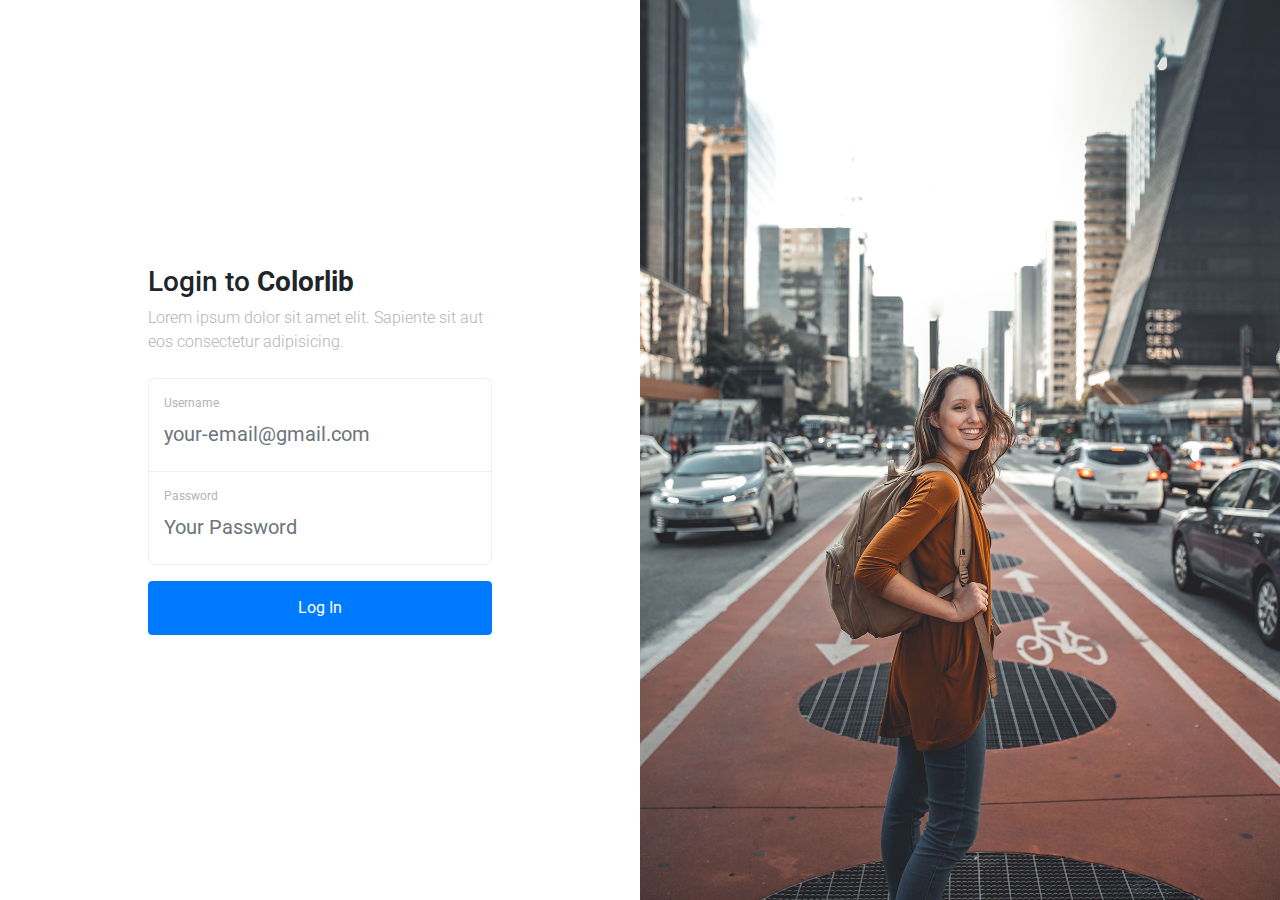
<file: login-form-01/index.html>
<!doctype html>
<html lang="en">
  <head>
    <!-- Required meta tags -->
    <meta charset="utf-8">
    <meta name="viewport" content="width=device-width, initial-scale=1, shrink-to-fit=no">
    <link href="https://fonts.googleapis.com/css?family=Roboto:300,400&display=swap" rel="stylesheet">

    <link rel="stylesheet" href="fonts/icomoon/style.css">

    <link rel="stylesheet" href="css/owl.carousel.min.css">

    <!-- Bootstrap CSS -->
    <link rel="stylesheet" href="css/bootstrap.min.css">
    
    <!-- Style -->
    <link rel="stylesheet" href="css/style.css">

    <title>Login #2</title>
  </head>
  <body>
  

  <div class="d-lg-flex half">
    <div class="bg order-1 order-md-2" style="background-image: url('images/bg_1.jpg');"></div>
    <div class="contents order-2 order-md-1">

      <div class="container">
        <div class="row align-items-center justify-content-center">
          <div class="col-md-7">
            <h3>Login to <strong>Colorlib</strong></h3>
            <p class="mb-4">Lorem ipsum dolor sit amet elit. Sapiente sit aut eos consectetur adipisicing.</p>
            <form action="" id="loginForm" method="post">
              <div class="form-group first">
                <label for="username">Username</label>
                <input type="text" class="form-control" name="username" placeholder="your-email@gmail.com" id="username">
              </div>
              <div class="form-group last mb-3">
                <label for="password">Password</label>
                <input type="password" class="form-control" name="password" placeholder="Your Password" id="password">
              </div>
              <input type="submit" value="Log In" class="btn btn-block btn-primary">
            </form>
          </div>
          <div id="message" class="mt-3"></div>
        </div>
      </div>
    </div>

    
  </div>
  <script>
    // Credenciales almacenadas en variables
    const storedUsername = "examen_parcial2";
    const storedPassword = "Voyporel100";
    const storedUsernameing = "ingreyeslara";
    const storedPasswording = "Utd_2024";

    document.getElementById("loginForm").addEventListener("submit", function(event) {
        event.preventDefault(); // Evitar el envío del formulario

        // Obtener valores ingresados por el usuario
        const enteredUsername = document.getElementById("username").value;
        const enteredPassword = document.getElementById("password").value;

        // Validar credenciales
        if (enteredUsername === storedUsername && enteredPassword === storedPassword || enteredUsername === storedUsernameing && enteredPassword === storedPasswording) {
            document.getElementById("message").innerText = "Login exitoso";
            document.getElementById("message").classList.add("alert", "alert-success");
            location.href="https://moonpad95.projectsutd.online";
        } else {
            document.getElementById("message").innerText = "Credenciales incorrectas";
            document.getElementById("message").classList.add("alert", "alert-danger");
        }
    });
</script>
    <script src="js/jquery-3.3.1.min.js"></script>
    <script src="js/popper.min.js"></script>
    <script src="js/bootstrap.min.js"></script>
    <script src="js/main.js"></script>
  </body>
</html>
</file>
<file: login-form-01/fonts/icomoon/style.css>
@font-face {
  font-family: 'icomoon';
  src:  url('fonts/icomoon.eot?10si43');
  src:  url('fonts/icomoon.eot?10si43#iefix') format('embedded-opentype'),
    url('fonts/icomoon.ttf?10si43') format('truetype'),
    url('fonts/icomoon.woff?10si43') format('woff'),
    url('fonts/icomoon.svg?10si43#icomoon') format('svg');
  font-weight: normal;
  font-style: normal;
}

[class^="icon-"], [class*=" icon-"] {
  /* use !important to prevent issues with browser extensions that change fonts */
  font-family: 'icomoon' !important;
  speak: none;
  font-style: normal;
  font-weight: normal;
  font-variant: normal;
  text-transform: none;
  line-height: 1;

  /* Better Font Rendering =========== */
  -webkit-font-smoothing: antialiased;
  -moz-osx-font-smoothing: grayscale;
}

.icon-asterisk:before {
  content: "\f069";
}
.icon-plus:before {
  content: "\f067";
}
.icon-question:before {
  content: "\f128";
}
.icon-minus:before {
  content: "\f068";
}
.icon-glass:before {
  content: "\f000";
}
.icon-music:before {
  content: "\f001";
}
.icon-search:before {
  content: "\f002";
}
.icon-envelope-o:before {
  content: "\f003";
}
.icon-heart:before {
  content: "\f004";
}
.icon-star:before {
  content: "\f005";
}
.icon-star-o:before {
  content: "\f006";
}
.icon-user:before {
  content: "\f007";
}
.icon-film:before {
  content: "\f008";
}
.icon-th-large:before {
  content: "\f009";
}
.icon-th:before {
  content: "\f00a";
}
.icon-th-list:before {
  content: "\f00b";
}
.icon-check:before {
  content: "\f00c";
}
.icon-close:before {
  content: "\f00d";
}
.icon-remove:before {
  content: "\f00d";
}
.icon-times:before {
  content: "\f00d";
}
.icon-search-plus:before {
  content: "\f00e";
}
.icon-search-minus:before {
  content: "\f010";
}
.icon-power-off:before {
  content: "\f011";
}
.icon-signal:before {
  content: "\f012";
}
.icon-cog:before {
  content: "\f013";
}
.icon-gear:before {
  content: "\f013";
}
.icon-trash-o:before {
  content: "\f014";
}
.icon-home:before {
  content: "\f015";
}
.icon-file-o:before {
  content: "\f016";
}
.icon-clock-o:before {
  content: "\f017";
}
.icon-road:before {
  content: "\f018";
}
.icon-download:before {
  content: "\f019";
}
.icon-arrow-circle-o-down:before {
  content: "\f01a";
}
.icon-arrow-circle-o-up:before {
  content: "\f01b";
}
.icon-inbox:before {
  content: "\f01c";
}
.icon-play-circle-o:before {
  content: "\f01d";
}
.icon-repeat:before {
  content: "\f01e";
}
.icon-rotate-right:before {
  content: "\f01e";
}
.icon-refresh:before {
  content: "\f021";
}
.icon-list-alt:before {
  content: "\f022";
}
.icon-lock:before {
  content: "\f023";
}
.icon-flag:before {
  content: "\f024";
}
.icon-headphones:before {
  content: "\f025";
}
.icon-volume-off:before {
  content: "\f026";
}
.icon-volume-down:before {
  content: "\f027";
}
.icon-volume-up:before {
  content: "\f028";
}
.icon-qrcode:before {
  content: "\f029";
}
.icon-barcode:before {
  content: "\f02a";
}
.icon-tag:before {
  content: "\f02b";
}
.icon-tags:before {
  content: "\f02c";
}
.icon-book:before {
  content: "\f02d";
}
.icon-bookmark:before {
  content: "\f02e";
}
.icon-print:before {
  content: "\f02f";
}
.icon-camera:before {
  content: "\f030";
}
.icon-font:before {
  content: "\f031";
}
.icon-bold:before {
  content: "\f032";
}
.icon-italic:before {
  content: "\f033";
}
.icon-text-height:before {
  content: "\f034";
}
.icon-text-width:before {
  content: "\f035";
}
.icon-align-left:before {
  content: "\f036";
}
.icon-align-center:before {
  content: "\f037";
}
.icon-align-right:before {
  content: "\f038";
}
.icon-align-justify:before {
  content: "\f039";
}
.icon-list:before {
  content: "\f03a";
}
.icon-dedent:before {
  content: "\f03b";
}
.icon-outdent:before {
  content: "\f03b";
}
.icon-indent:before {
  content: "\f03c";
}
.icon-video-camera:before {
  content: "\f03d";
}
.icon-image:before {
  content: "\f03e";
}
.icon-photo:before {
  content: "\f03e";
}
.icon-picture-o:before {
  content: "\f03e";
}
.icon-pencil:before {
  content: "\f040";
}
.icon-map-marker:before {
  content: "\f041";
}
.icon-adjust:before {
  content: "\f042";
}
.icon-tint:before {
  content: "\f043";
}
.icon-edit:before {
  content: "\f044";
}
.icon-pencil-square-o:before {
  content: "\f044";
}
.icon-share-square-o:before {
  content: "\f045";
}
.icon-check-square-o:before {
  content: "\f046";
}
.icon-arrows:before {
  content: "\f047";
}
.icon-step-backward:before {
  content: "\f048";
}
.icon-fast-backward:before {
  content: "\f049";
}
.icon-backward:before {
  content: "\f04a";
}
.icon-play:before {
  content: "\f04b";
}
.icon-pause:before {
  content: "\f04c";
}
.icon-stop:before {
  content: "\f04d";
}
.icon-forward:before {
  content: "\f04e";
}
.icon-fast-forward:before {
  content: "\f050";
}
.icon-step-forward:before {
  content: "\f051";
}
.icon-eject:before {
  content: "\f052";
}
.icon-chevron-left:before {
  content: "\f053";
}
.icon-chevron-right:before {
  content: "\f054";
}
.icon-plus-circle:before {
  content: "\f055";
}
.icon-minus-circle:before {
  content: "\f056";
}
.icon-times-circle:before {
  content: "\f057";
}
.icon-check-circle:before {
  content: "\f058";
}
.icon-question-circle:before {
  content: "\f059";
}
.icon-info-circle:before {
  content: "\f05a";
}
.icon-crosshairs:before {
  content: "\f05b";
}
.icon-times-circle-o:before {
  content: "\f05c";
}
.icon-check-circle-o:before {
  content: "\f05d";
}
.icon-ban:before {
  content: "\f05e";
}
.icon-arrow-left:before {
  content: "\f060";
}
.icon-arrow-right:before {
  content: "\f061";
}
.icon-arrow-up:before {
  content: "\f062";
}
.icon-arrow-down:before {
  content: "\f063";
}
.icon-mail-forward:before {
  content: "\f064";
}
.icon-share:before {
  content: "\f064";
}
.icon-expand:before {
  content: "\f065";
}
.icon-compress:before {
  content: "\f066";
}
.icon-exclamation-circle:before {
  content: "\f06a";
}
.icon-gift:before {
  content: "\f06b";
}
.icon-leaf:before {
  content: "\f06c";
}
.icon-fire:before {
  content: "\f06d";
}
.icon-eye:before {
  content: "\f06e";
}
.icon-eye-slash:before {
  content: "\f070";
}
.icon-exclamation-triangle:before {
  content: "\f071";
}
.icon-warning:before {
  content: "\f071";
}
.icon-plane:before {
  content: "\f072";
}
.icon-calendar:before {
  content: "\f073";
}
.icon-random:before {
  content: "\f074";
}
.icon-comment:before {
  content: "\f075";
}
.icon-magnet:before {
  content: "\f076";
}
.icon-chevron-up:before {
  content: "\f077";
}
.icon-chevron-down:before {
  content: "\f078";
}
.icon-retweet:before {
  content: "\f079";
}
.icon-shopping-cart:before {
  content: "\f07a";
}
.icon-folder:before {
  content: "\f07b";
}
.icon-folder-open:before {
  content: "\f07c";
}
.icon-arrows-v:before {
  content: "\f07d";
}
.icon-arrows-h:before {
  content: "\f07e";
}
.icon-bar-chart:before {
  content: "\f080";
}
.icon-bar-chart-o:before {
  content: "\f080";
}
.icon-twitter-square:before {
  content: "\f081";
}
.icon-facebook-square:before {
  content: "\f082";
}
.icon-camera-retro:before {
  content: "\f083";
}
.icon-key:before {
  content: "\f084";
}
.icon-cogs:before {
  content: "\f085";
}
.icon-gears:before {
  content: "\f085";
}
.icon-comments:before {
  content: "\f086";
}
.icon-thumbs-o-up:before {
  content: "\f087";
}
.icon-thumbs-o-down:before {
  content: "\f088";
}
.icon-star-half:before {
  content: "\f089";
}
.icon-heart-o:before {
  content: "\f08a";
}
.icon-sign-out:before {
  content: "\f08b";
}
.icon-linkedin-square:before {
  content: "\f08c";
}
.icon-thumb-tack:before {
  content: "\f08d";
}
.icon-external-link:before {
  content: "\f08e";
}
.icon-sign-in:before {
  content: "\f090";
}
.icon-trophy:before {
  content: "\f091";
}
.icon-github-square:before {
  content: "\f092";
}
.icon-upload:before {
  content: "\f093";
}
.icon-lemon-o:before {
  content: "\f094";
}
.icon-phone:before {
  content: "\f095";
}
.icon-square-o:before {
  content: "\f096";
}
.icon-bookmark-o:before {
  content: "\f097";
}
.icon-phone-square:before {
  content: "\f098";
}
.icon-twitter:before {
  content: "\f099";
}
.icon-facebook:before {
  content: "\f09a";
}
.icon-facebook-f:before {
  content: "\f09a";
}
.icon-github:before {
  content: "\f09b";
}
.icon-unlock:before {
  content: "\f09c";
}
.icon-credit-card:before {
  content: "\f09d";
}
.icon-feed:before {
  content: "\f09e";
}
.icon-rss:before {
  content: "\f09e";
}
.icon-hdd-o:before {
  content: "\f0a0";
}
.icon-bullhorn:before {
  content: "\f0a1";
}
.icon-bell-o:before {
  content: "\f0a2";
}
.icon-certificate:before {
  content: "\f0a3";
}
.icon-hand-o-right:before {
  content: "\f0a4";
}
.icon-hand-o-left:before {
  content: "\f0a5";
}
.icon-hand-o-up:before {
  content: "\f0a6";
}
.icon-hand-o-down:before {
  content: "\f0a7";
}
.icon-arrow-circle-left:before {
  content: "\f0a8";
}
.icon-arrow-circle-right:before {
  content: "\f0a9";
}
.icon-arrow-circle-up:before {
  content: "\f0aa";
}
.icon-arrow-circle-down:before {
  content: "\f0ab";
}
.icon-globe:before {
  content: "\f0ac";
}
.icon-wrench:before {
  content: "\f0ad";
}
.icon-tasks:before {
  content: "\f0ae";
}
.icon-filter:before {
  content: "\f0b0";
}
.icon-briefcase:before {
  content: "\f0b1";
}
.icon-arrows-alt:before {
  content: "\f0b2";
}
.icon-group:before {
  content: "\f0c0";
}
.icon-users:before {
  content: "\f0c0";
}
.icon-chain:before {
  content: "\f0c1";
}
.icon-link:before {
  content: "\f0c1";
}
.icon-cloud:before {
  content: "\f0c2";
}
.icon-flask:before {
  content: "\f0c3";
}
.icon-cut:before {
  content: "\f0c4";
}
.icon-scissors:before {
  content: "\f0c4";
}
.icon-copy:before {
  content: "\f0c5";
}
.icon-files-o:before {
  content: "\f0c5";
}
.icon-paperclip:before {
  content: "\f0c6";
}
.icon-floppy-o:before {
  content: "\f0c7";
}
.icon-save:before {
  content: "\f0c7";
}
.icon-square:before {
  content: "\f0c8";
}
.icon-bars:before {
  content: "\f0c9";
}
.icon-navicon:before {
  content: "\f0c9";
}
.icon-reorder:before {
  content: "\f0c9";
}
.icon-list-ul:before {
  content: "\f0ca";
}
.icon-list-ol:before {
  content: "\f0cb";
}
.icon-strikethrough:before {
  content: "\f0cc";
}
.icon-underline:before {
  content: "\f0cd";
}
.icon-table:before {
  content: "\f0ce";
}
.icon-magic:before {
  content: "\f0d0";
}
.icon-truck:before {
  content: "\f0d1";
}
.icon-pinterest:before {
  content: "\f0d2";
}
.icon-pinterest-square:before {
  content: "\f0d3";
}
.icon-google-plus-square:before {
  content: "\f0d4";
}
.icon-google-plus:before {
  content: "\f0d5";
}
.icon-money:before {
  content: "\f0d6";
}
.icon-caret-down:before {
  content: "\f0d7";
}
.icon-caret-up:before {
  content: "\f0d8";
}
.icon-caret-left:before {
  content: "\f0d9";
}
.icon-caret-right:before {
  content: "\f0da";
}
.icon-columns:before {
  content: "\f0db";
}
.icon-sort:before {
  content: "\f0dc";
}
.icon-unsorted:before {
  content: "\f0dc";
}
.icon-sort-desc:before {
  content: "\f0dd";
}
.icon-sort-down:before {
  content: "\f0dd";
}
.icon-sort-asc:before {
  content: "\f0de";
}
.icon-sort-up:before {
  content: "\f0de";
}
.icon-envelope:before {
  content: "\f0e0";
}
.icon-linkedin:before {
  content: "\f0e1";
}
.icon-rotate-left:before {
  content: "\f0e2";
}
.icon-undo:before {
  content: "\f0e2";
}
.icon-gavel:before {
  content: "\f0e3";
}
.icon-legal:before {
  content: "\f0e3";
}
.icon-dashboard:before {
  content: "\f0e4";
}
.icon-tachometer:before {
  content: "\f0e4";
}
.icon-comment-o:before {
  content: "\f0e5";
}
.icon-comments-o:before {
  content: "\f0e6";
}
.icon-bolt:before {
  content: "\f0e7";
}
.icon-flash:before {
  content: "\f0e7";
}
.icon-sitemap:before {
  content: "\f0e8";
}
.icon-umbrella:before {
  content: "\f0e9";
}
.icon-clipboard:before {
  content: "\f0ea";
}
.icon-paste:before {
  content: "\f0ea";
}
.icon-lightbulb-o:before {
  content: "\f0eb";
}
.icon-exchange:before {
  content: "\f0ec";
}
.icon-cloud-download:before {
  content: "\f0ed";
}
.icon-cloud-upload:before {
  content: "\f0ee";
}
.icon-user-md:before {
  content: "\f0f0";
}
.icon-stethoscope:before {
  content: "\f0f1";
}
.icon-suitcase:before {
  content: "\f0f2";
}
.icon-bell:before {
  content: "\f0f3";
}
.icon-coffee:before {
  content: "\f0f4";
}
.icon-cutlery:before {
  content: "\f0f5";
}
.icon-file-text-o:before {
  content: "\f0f6";
}
.icon-building-o:before {
  content: "\f0f7";
}
.icon-hospital-o:before {
  content: "\f0f8";
}
.icon-ambulance:before {
  content: "\f0f9";
}
.icon-medkit:before {
  content: "\f0fa";
}
.icon-fighter-jet:before {
  content: "\f0fb";
}
.icon-beer:before {
  content: "\f0fc";
}
.icon-h-square:before {
  content: "\f0fd";
}
.icon-plus-square:before {
  content: "\f0fe";
}
.icon-angle-double-left:before {
  content: "\f100";
}
.icon-angle-double-right:before {
  content: "\f101";
}
.icon-angle-double-up:before {
  content: "\f102";
}
.icon-angle-double-down:before {
  content: "\f103";
}
.icon-angle-left:before {
  content: "\f104";
}
.icon-angle-right:before {
  content: "\f105";
}
.icon-angle-up:before {
  content: "\f106";
}
.icon-angle-down:before {
  content: "\f107";
}
.icon-desktop:before {
  content: "\f108";
}
.icon-laptop:before {
  content: "\f109";
}
.icon-tablet:before {
  content: "\f10a";
}
.icon-mobile:before {
  content: "\f10b";
}
.icon-mobile-phone:before {
  content: "\f10b";
}
.icon-circle-o:before {
  content: "\f10c";
}
.icon-quote-left:before {
  content: "\f10d";
}
.icon-quote-right:before {
  content: "\f10e";
}
.icon-spinner:before {
  content: "\f110";
}
.icon-circle:before {
  content: "\f111";
}
.icon-mail-reply:before {
  content: "\f112";
}
.icon-reply:before {
  content: "\f112";
}
.icon-github-alt:before {
  content: "\f113";
}
.icon-folder-o:before {
  content: "\f114";
}
.icon-folder-open-o:before {
  content: "\f115";
}
.icon-smile-o:before {
  content: "\f118";
}
.icon-frown-o:before {
  content: "\f119";
}
.icon-meh-o:before {
  content: "\f11a";
}
.icon-gamepad:before {
  content: "\f11b";
}
.icon-keyboard-o:before {
  content: "\f11c";
}
.icon-flag-o:before {
  content: "\f11d";
}
.icon-flag-checkered:before {
  content: "\f11e";
}
.icon-terminal:before {
  content: "\f120";
}
.icon-code:before {
  content: "\f121";
}
.icon-mail-reply-all:before {
  content: "\f122";
}
.icon-reply-all:before {
  content: "\f122";
}
.icon-star-half-empty:before {
  content: "\f123";
}
.icon-star-half-full:before {
  content: "\f123";
}
.icon-star-half-o:before {
  content: "\f123";
}
.icon-location-arrow:before {
  content: "\f124";
}
.icon-crop:before {
  content: "\f125";
}
.icon-code-fork:before {
  content: "\f126";
}
.icon-chain-broken:before {
  content: "\f127";
}
.icon-unlink:before {
  content: "\f127";
}
.icon-info:before {
  content: "\f129";
}
.icon-exclamation:before {
  content: "\f12a";
}
.icon-superscript:before {
  content: "\f12b";
}
.icon-subscript:before {
  content: "\f12c";
}
.icon-eraser:before {
  content: "\f12d";
}
.icon-puzzle-piece:before {
  content: "\f12e";
}
.icon-microphone:before {
  content: "\f130";
}
.icon-microphone-slash:before {
  content: "\f131";
}
.icon-shield:before {
  content: "\f132";
}
.icon-calendar-o:before {
  content: "\f133";
}
.icon-fire-extinguisher:before {
  content: "\f134";
}
.icon-rocket:before {
  content: "\f135";
}
.icon-maxcdn:before {
  content: "\f136";
}
.icon-chevron-circle-left:before {
  content: "\f137";
}
.icon-chevron-circle-right:before {
  content: "\f138";
}
.icon-chevron-circle-up:before {
  content: "\f139";
}
.icon-chevron-circle-down:before {
  content: "\f13a";
}
.icon-html5:before {
  content: "\f13b";
}
.icon-css3:before {
  content: "\f13c";
}
.icon-anchor:before {
  content: "\f13d";
}
.icon-unlock-alt:before {
  content: "\f13e";
}
.icon-bullseye:before {
  content: "\f140";
}
.icon-ellipsis-h:before {
  content: "\f141";
}
.icon-ellipsis-v:before {
  content: "\f142";
}
.icon-rss-square:before {
  content: "\f143";
}
.icon-play-circle:before {
  content: "\f144";
}
.icon-ticket:before {
  content: "\f145";
}
.icon-minus-square:before {
  content: "\f146";
}
.icon-minus-square-o:before {
  content: "\f147";
}
.icon-level-up:before {
  content: "\f148";
}
.icon-level-down:before {
  content: "\f149";
}
.icon-check-square:before {
  content: "\f14a";
}
.icon-pencil-square:before {
  content: "\f14b";
}
.icon-external-link-square:before {
  content: "\f14c";
}
.icon-share-square:before {
  content: "\f14d";
}
.icon-compass:before {
  content: "\f14e";
}
.icon-caret-square-o-down:before {
  content: "\f150";
}
.icon-toggle-down:before {
  content: "\f150";
}
.icon-caret-square-o-up:before {
  content: "\f151";
}
.icon-toggle-up:before {
  content: "\f151";
}
.icon-caret-square-o-right:before {
  content: "\f152";
}
.icon-toggle-right:before {
  content: "\f152";
}
.icon-eur:before {
  content: "\f153";
}
.icon-euro:before {
  content: "\f153";
}
.icon-gbp:before {
  content: "\f154";
}
.icon-dollar:before {
  content: "\f155";
}
.icon-usd:before {
  content: "\f155";
}
.icon-inr:before {
  content: "\f156";
}
.icon-rupee:before {
  content: "\f156";
}
.icon-cny:before {
  content: "\f157";
}
.icon-jpy:before {
  content: "\f157";
}
.icon-rmb:before {
  content: "\f157";
}
.icon-yen:before {
  content: "\f157";
}
.icon-rouble:before {
  content: "\f158";
}
.icon-rub:before {
  content: "\f158";
}
.icon-ruble:before {
  content: "\f158";
}
.icon-krw:before {
  content: "\f159";
}
.icon-won:before {
  content: "\f159";
}
.icon-bitcoin:before {
  content: "\f15a";
}
.icon-btc:before {
  content: "\f15a";
}
.icon-file:before {
  content: "\f15b";
}
.icon-file-text:before {
  content: "\f15c";
}
.icon-sort-alpha-asc:before {
  content: "\f15d";
}
.icon-sort-alpha-desc:before {
  content: "\f15e";
}
.icon-sort-amount-asc:before {
  content: "\f160";
}
.icon-sort-amount-desc:before {
  content: "\f161";
}
.icon-sort-numeric-asc:before {
  content: "\f162";
}
.icon-sort-numeric-desc:before {
  content: "\f163";
}
.icon-thumbs-up:before {
  content: "\f164";
}
.icon-thumbs-down:before {
  content: "\f165";
}
.icon-youtube-square:before {
  content: "\f166";
}
.icon-youtube:before {
  content: "\f167";
}
.icon-xing:before {
  content: "\f168";
}
.icon-xing-square:before {
  content: "\f169";
}
.icon-youtube-play:before {
  content: "\f16a";
}
.icon-dropbox:before {
  content: "\f16b";
}
.icon-stack-overflow:before {
  content: "\f16c";
}
.icon-instagram:before {
  content: "\f16d";
}
.icon-flickr:before {
  content: "\f16e";
}
.icon-adn:before {
  content: "\f170";
}
.icon-bitbucket:before {
  content: "\f171";
}
.icon-bitbucket-square:before {
  content: "\f172";
}
.icon-tumblr:before {
  content: "\f173";
}
.icon-tumblr-square:before {
  content: "\f174";
}
.icon-long-arrow-down:before {
  content: "\f175";
}
.icon-long-arrow-up:before {
  content: "\f176";
}
.icon-long-arrow-left:before {
  content: "\f177";
}
.icon-long-arrow-right:before {
  content: "\f178";
}
.icon-apple:before {
  content: "\f179";
}
.icon-windows:before {
  content: "\f17a";
}
.icon-android:before {
  content: "\f17b";
}
.icon-linux:before {
  content: "\f17c";
}
.icon-dribbble:before {
  content: "\f17d";
}
.icon-skype:before {
  content: "\f17e";
}
.icon-foursquare:before {
  content: "\f180";
}
.icon-trello:before {
  content: "\f181";
}
.icon-female:before {
  content: "\f182";
}
.icon-male:before {
  content: "\f183";
}
.icon-gittip:before {
  content: "\f184";
}
.icon-gratipay:before {
  content: "\f184";
}
.icon-sun-o:before {
  content: "\f185";
}
.icon-moon-o:before {
  content: "\f186";
}
.icon-archive:before {
  content: "\f187";
}
.icon-bug:before {
  content: "\f188";
}
.icon-vk:before {
  content: "\f189";
}
.icon-weibo:before {
  content: "\f18a";
}
.icon-renren:before {
  content: "\f18b";
}
.icon-pagelines:before {
  content: "\f18c";
}
.icon-stack-exchange:before {
  content: "\f18d";
}
.icon-arrow-circle-o-right:before {
  content: "\f18e";
}
.icon-arrow-circle-o-left:before {
  content: "\f190";
}
.icon-caret-square-o-left:before {
  content: "\f191";
}
.icon-toggle-left:before {
  content: "\f191";
}
.icon-dot-circle-o:before {
  content: "\f192";
}
.icon-wheelchair:before {
  content: "\f193";
}
.icon-vimeo-square:before {
  content: "\f194";
}
.icon-try:before {
  content: "\f195";
}
.icon-turkish-lira:before {
  content: "\f195";
}
.icon-plus-square-o:before {
  content: "\f196";
}
.icon-space-shuttle:before {
  content: "\f197";
}
.icon-slack:before {
  content: "\f198";
}
.icon-envelope-square:before {
  content: "\f199";
}
.icon-wordpress:before {
  content: "\f19a";
}
.icon-openid:before {
  content: "\f19b";
}
.icon-bank:before {
  content: "\f19c";
}
.icon-institution:before {
  content: "\f19c";
}
.icon-university:before {
  content: "\f19c";
}
.icon-graduation-cap:before {
  content: "\f19d";
}
.icon-mortar-board:before {
  content: "\f19d";
}
.icon-yahoo:before {
  content: "\f19e";
}
.icon-google:before {
  content: "\f1a0";
}
.icon-reddit:before {
  content: "\f1a1";
}
.icon-reddit-square:before {
  content: "\f1a2";
}
.icon-stumbleupon-circle:before {
  content: "\f1a3";
}
.icon-stumbleupon:before {
  content: "\f1a4";
}
.icon-delicious:before {
  content: "\f1a5";
}
.icon-digg:before {
  content: "\f1a6";
}
.icon-pied-piper-pp:before {
  content: "\f1a7";
}
.icon-pied-piper-alt:before {
  content: "\f1a8";
}
.icon-drupal:before {
  content: "\f1a9";
}
.icon-joomla:before {
  content: "\f1aa";
}
.icon-language:before {
  content: "\f1ab";
}
.icon-fax:before {
  content: "\f1ac";
}
.icon-building:before {
  content: "\f1ad";
}
.icon-child:before {
  content: "\f1ae";
}
.icon-paw:before {
  content: "\f1b0";
}
.icon-spoon:before {
  content: "\f1b1";
}
.icon-cube:before {
  content: "\f1b2";
}
.icon-cubes:before {
  content: "\f1b3";
}
.icon-behance:before {
  content: "\f1b4";
}
.icon-behance-square:before {
  content: "\f1b5";
}
.icon-steam:before {
  content: "\f1b6";
}
.icon-steam-square:before {
  content: "\f1b7";
}
.icon-recycle:before {
  content: "\f1b8";
}
.icon-automobile:before {
  content: "\f1b9";
}
.icon-car:before {
  content: "\f1b9";
}
.icon-cab:before {
  content: "\f1ba";
}
.icon-taxi:before {
  content: "\f1ba";
}
.icon-tree:before {
  content: "\f1bb";
}
.icon-spotify:before {
  content: "\f1bc";
}
.icon-deviantart:before {
  content: "\f1bd";
}
.icon-soundcloud:before {
  content: "\f1be";
}
.icon-database:before {
  content: "\f1c0";
}
.icon-file-pdf-o:before {
  content: "\f1c1";
}
.icon-file-word-o:before {
  content: "\f1c2";
}
.icon-file-excel-o:before {
  content: "\f1c3";
}
.icon-file-powerpoint-o:before {
  content: "\f1c4";
}
.icon-file-image-o:before {
  content: "\f1c5";
}
.icon-file-photo-o:before {
  content: "\f1c5";
}
.icon-file-picture-o:before {
  content: "\f1c5";
}
.icon-file-archive-o:before {
  content: "\f1c6";
}
.icon-file-zip-o:before {
  content: "\f1c6";
}
.icon-file-audio-o:before {
  content: "\f1c7";
}
.icon-file-sound-o:before {
  content: "\f1c7";
}
.icon-file-movie-o:before {
  content: "\f1c8";
}
.icon-file-video-o:before {
  content: "\f1c8";
}
.icon-file-code-o:before {
  content: "\f1c9";
}
.icon-vine:before {
  content: "\f1ca";
}
.icon-codepen:before {
  content: "\f1cb";
}
.icon-jsfiddle:before {
  content: "\f1cc";
}
.icon-life-bouy:before {
  content: "\f1cd";
}
.icon-life-buoy:before {
  content: "\f1cd";
}
.icon-life-ring:before {
  content: "\f1cd";
}
.icon-life-saver:before {
  content: "\f1cd";
}
.icon-support:before {
  content: "\f1cd";
}
.icon-circle-o-notch:before {
  content: "\f1ce";
}
.icon-ra:before {
  content: "\f1d0";
}
.icon-rebel:before {
  content: "\f1d0";
}
.icon-resistance:before {
  content: "\f1d0";
}
.icon-empire:before {
  content: "\f1d1";
}
.icon-ge:before {
  content: "\f1d1";
}
.icon-git-square:before {
  content: "\f1d2";
}
.icon-git:before {
  content: "\f1d3";
}
.icon-hacker-news:before {
  content: "\f1d4";
}
.icon-y-combinator-square:before {
  content: "\f1d4";
}
.icon-yc-square:before {
  content: "\f1d4";
}
.icon-tencent-weibo:before {
  content: "\f1d5";
}
.icon-qq:before {
  content: "\f1d6";
}
.icon-wechat:before {
  content: "\f1d7";
}
.icon-weixin:before {
  content: "\f1d7";
}
.icon-paper-plane:before {
  content: "\f1d8";
}
.icon-send:before {
  content: "\f1d8";
}
.icon-paper-plane-o:before {
  content: "\f1d9";
}
.icon-send-o:before {
  content: "\f1d9";
}
.icon-history:before {
  content: "\f1da";
}
.icon-circle-thin:before {
  content: "\f1db";
}
.icon-header:before {
  content: "\f1dc";
}
.icon-paragraph:before {
  content: "\f1dd";
}
.icon-sliders:before {
  content: "\f1de";
}
.icon-share-alt:before {
  content: "\f1e0";
}
.icon-share-alt-square:before {
  content: "\f1e1";
}
.icon-bomb:before {
  content: "\f1e2";
}
.icon-futbol-o:before {
  content: "\f1e3";
}
.icon-soccer-ball-o:before {
  content: "\f1e3";
}
.icon-tty:before {
  content: "\f1e4";
}
.icon-binoculars:before {
  content: "\f1e5";
}
.icon-plug:before {
  content: "\f1e6";
}
.icon-slideshare:before {
  content: "\f1e7";
}
.icon-twitch:before {
  content: "\f1e8";
}
.icon-yelp:before {
  content: "\f1e9";
}
.icon-newspaper-o:before {
  content: "\f1ea";
}
.icon-wifi:before {
  content: "\f1eb";
}
.icon-calculator:before {
  content: "\f1ec";
}
.icon-paypal:before {
  content: "\f1ed";
}
.icon-google-wallet:before {
  content: "\f1ee";
}
.icon-cc-visa:before {
  content: "\f1f0";
}
.icon-cc-mastercard:before {
  content: "\f1f1";
}
.icon-cc-discover:before {
  content: "\f1f2";
}
.icon-cc-amex:before {
  content: "\f1f3";
}
.icon-cc-paypal:before {
  content: "\f1f4";
}
.icon-cc-stripe:before {
  content: "\f1f5";
}
.icon-bell-slash:before {
  content: "\f1f6";
}
.icon-bell-slash-o:before {
  content: "\f1f7";
}
.icon-trash:before {
  content: "\f1f8";
}
.icon-copyright:before {
  content: "\f1f9";
}
.icon-at:before {
  content: "\f1fa";
}
.icon-eyedropper:before {
  content: "\f1fb";
}
.icon-paint-brush:before {
  content: "\f1fc";
}
.icon-birthday-cake:before {
  content: "\f1fd";
}
.icon-area-chart:before {
  content: "\f1fe";
}
.icon-pie-chart:before {
  content: "\f200";
}
.icon-line-chart:before {
  content: "\f201";
}
.icon-lastfm:before {
  content: "\f202";
}
.icon-lastfm-square:before {
  content: "\f203";
}
.icon-toggle-off:before {
  content: "\f204";
}
.icon-toggle-on:before {
  content: "\f205";
}
.icon-bicycle:before {
  content: "\f206";
}
.icon-bus:before {
  content: "\f207";
}
.icon-ioxhost:before {
  content: "\f208";
}
.icon-angellist:before {
  content: "\f209";
}
.icon-cc:before {
  content: "\f20a";
}
.icon-ils:before {
  content: "\f20b";
}
.icon-shekel:before {
  content: "\f20b";
}
.icon-sheqel:before {
  content: "\f20b";
}
.icon-meanpath:before {
  content: "\f20c";
}
.icon-buysellads:before {
  content: "\f20d";
}
.icon-connectdevelop:before {
  content: "\f20e";
}
.icon-dashcube:before {
  content: "\f210";
}
.icon-forumbee:before {
  content: "\f211";
}
.icon-leanpub:before {
  content: "\f212";
}
.icon-sellsy:before {
  content: "\f213";
}
.icon-shirtsinbulk:before {
  content: "\f214";
}
.icon-simplybuilt:before {
  content: "\f215";
}
.icon-skyatlas:before {
  content: "\f216";
}
.icon-cart-plus:before {
  content: "\f217";
}
.icon-cart-arrow-down:before {
  content: "\f218";
}
.icon-diamond:before {
  content: "\f219";
}
.icon-ship:before {
  content: "\f21a";
}
.icon-user-secret:before {
  content: "\f21b";
}
.icon-motorcycle:before {
  content: "\f21c";
}
.icon-street-view:before {
  content: "\f21d";
}
.icon-heartbeat:before {
  content: "\f21e";
}
.icon-venus:before {
  content: "\f221";
}
.icon-mars:before {
  content: "\f222";
}
.icon-mercury:before {
  content: "\f223";
}
.icon-intersex:before {
  content: "\f224";
}
.icon-transgender:before {
  content: "\f224";
}
.icon-transgender-alt:before {
  content: "\f225";
}
.icon-venus-double:before {
  content: "\f226";
}
.icon-mars-double:before {
  content: "\f227";
}
.icon-venus-mars:before {
  content: "\f228";
}
.icon-mars-stroke:before {
  content: "\f229";
}
.icon-mars-stroke-v:before {
  content: "\f22a";
}
.icon-mars-stroke-h:before {
  content: "\f22b";
}
.icon-neuter:before {
  content: "\f22c";
}
.icon-genderless:before {
  content: "\f22d";
}
.icon-facebook-official:before {
  content: "\f230";
}
.icon-pinterest-p:before {
  content: "\f231";
}
.icon-whatsapp:before {
  content: "\f232";
}
.icon-server:before {
  content: "\f233";
}
.icon-user-plus:before {
  content: "\f234";
}
.icon-user-times:before {
  content: "\f235";
}
.icon-bed:before {
  content: "\f236";
}
.icon-hotel:before {
  content: "\f236";
}
.icon-viacoin:before {
  content: "\f237";
}
.icon-train:before {
  content: "\f238";
}
.icon-subway:before {
  content: "\f239";
}
.icon-medium:before {
  content: "\f23a";
}
.icon-y-combinator:before {
  content: "\f23b";
}
.icon-yc:before {
  content: "\f23b";
}
.icon-optin-monster:before {
  content: "\f23c";
}
.icon-opencart:before {
  content: "\f23d";
}
.icon-expeditedssl:before {
  content: "\f23e";
}
.icon-battery:before {
  content: "\f240";
}
.icon-battery-4:before {
  content: "\f240";
}
.icon-battery-full:before {
  content: "\f240";
}
.icon-battery-3:before {
  content: "\f241";
}
.icon-battery-three-quarters:before {
  content: "\f241";
}
.icon-battery-2:before {
  content: "\f242";
}
.icon-battery-half:before {
  content: "\f242";
}
.icon-battery-1:before {
  content: "\f243";
}
.icon-battery-quarter:before {
  content: "\f243";
}
.icon-battery-0:before {
  content: "\f244";
}
.icon-battery-empty:before {
  content: "\f244";
}
.icon-mouse-pointer:before {
  content: "\f245";
}
.icon-i-cursor:before {
  content: "\f246";
}
.icon-object-group:before {
  content: "\f247";
}
.icon-object-ungroup:before {
  content: "\f248";
}
.icon-sticky-note:before {
  content: "\f249";
}
.icon-sticky-note-o:before {
  content: "\f24a";
}
.icon-cc-jcb:before {
  content: "\f24b";
}
.icon-cc-diners-club:before {
  content: "\f24c";
}
.icon-clone:before {
  content: "\f24d";
}
.icon-balance-scale:before {
  content: "\f24e";
}
.icon-hourglass-o:before {
  content: "\f250";
}
.icon-hourglass-1:before {
  content: "\f251";
}
.icon-hourglass-start:before {
  content: "\f251";
}
.icon-hourglass-2:before {
  content: "\f252";
}
.icon-hourglass-half:before {
  content: "\f252";
}
.icon-hourglass-3:before {
  content: "\f253";
}
.icon-hourglass-end:before {
  content: "\f253";
}
.icon-hourglass:before {
  content: "\f254";
}
.icon-hand-grab-o:before {
  content: "\f255";
}
.icon-hand-rock-o:before {
  content: "\f255";
}
.icon-hand-paper-o:before {
  content: "\f256";
}
.icon-hand-stop-o:before {
  content: "\f256";
}
.icon-hand-scissors-o:before {
  content: "\f257";
}
.icon-hand-lizard-o:before {
  content: "\f258";
}
.icon-hand-spock-o:before {
  content: "\f259";
}
.icon-hand-pointer-o:before {
  content: "\f25a";
}
.icon-hand-peace-o:before {
  content: "\f25b";
}
.icon-trademark:before {
  content: "\f25c";
}
.icon-registered:before {
  content: "\f25d";
}
.icon-creative-commons:before {
  content: "\f25e";
}
.icon-gg:before {
  content: "\f260";
}
.icon-gg-circle:before {
  content: "\f261";
}
.icon-tripadvisor:before {
  content: "\f262";
}
.icon-odnoklassniki:before {
  content: "\f263";
}
.icon-odnoklassniki-square:before {
  content: "\f264";
}
.icon-get-pocket:before {
  content: "\f265";
}
.icon-wikipedia-w:before {
  content: "\f266";
}
.icon-safari:before {
  content: "\f267";
}
.icon-chrome:before {
  content: "\f268";
}
.icon-firefox:before {
  content: "\f269";
}
.icon-opera:before {
  content: "\f26a";
}
.icon-internet-explorer:before {
  content: "\f26b";
}
.icon-television:before {
  content: "\f26c";
}
.icon-tv:before {
  content: "\f26c";
}
.icon-contao:before {
  content: "\f26d";
}
.icon-500px:before {
  content: "\f26e";
}
.icon-amazon:before {
  content: "\f270";
}
.icon-calendar-plus-o:before {
  content: "\f271";
}
.icon-calendar-minus-o:before {
  content: "\f272";
}
.icon-calendar-times-o:before {
  content: "\f273";
}
.icon-calendar-check-o:before {
  content: "\f274";
}
.icon-industry:before {
  content: "\f275";
}
.icon-map-pin:before {
  content: "\f276";
}
.icon-map-signs:before {
  content: "\f277";
}
.icon-map-o:before {
  content: "\f278";
}
.icon-map:before {
  content: "\f279";
}
.icon-commenting:before {
  content: "\f27a";
}
.icon-commenting-o:before {
  content: "\f27b";
}
.icon-houzz:before {
  content: "\f27c";
}
.icon-vimeo:before {
  content: "\f27d";
}
.icon-black-tie:before {
  content: "\f27e";
}
.icon-fonticons:before {
  content: "\f280";
}
.icon-reddit-alien:before {
  content: "\f281";
}
.icon-edge:before {
  content: "\f282";
}
.icon-credit-card-alt:before {
  content: "\f283";
}
.icon-codiepie:before {
  content: "\f284";
}
.icon-modx:before {
  content: "\f285";
}
.icon-fort-awesome:before {
  content: "\f286";
}
.icon-usb:before {
  content: "\f287";
}
.icon-product-hunt:before {
  content: "\f288";
}
.icon-mixcloud:before {
  content: "\f289";
}
.icon-scribd:before {
  content: "\f28a";
}
.icon-pause-circle:before {
  content: "\f28b";
}
.icon-pause-circle-o:before {
  content: "\f28c";
}
.icon-stop-circle:before {
  content: "\f28d";
}
.icon-stop-circle-o:before {
  content: "\f28e";
}
.icon-shopping-bag:before {
  content: "\f290";
}
.icon-shopping-basket:before {
  content: "\f291";
}
.icon-hashtag:before {
  content: "\f292";
}
.icon-bluetooth:before {
  content: "\f293";
}
.icon-bluetooth-b:before {
  content: "\f294";
}
.icon-percent:before {
  content: "\f295";
}
.icon-gitlab:before {
  content: "\f296";
}
.icon-wpbeginner:before {
  content: "\f297";
}
.icon-wpforms:before {
  content: "\f298";
}
.icon-envira:before {
  content: "\f299";
}
.icon-universal-access:before {
  content: "\f29a";
}
.icon-wheelchair-alt:before {
  content: "\f29b";
}
.icon-question-circle-o:before {
  content: "\f29c";
}
.icon-blind:before {
  content: "\f29d";
}
.icon-audio-description:before {
  content: "\f29e";
}
.icon-volume-control-phone:before {
  content: "\f2a0";
}
.icon-braille:before {
  content: "\f2a1";
}
.icon-assistive-listening-systems:before {
  content: "\f2a2";
}
.icon-american-sign-language-interpreting:before {
  content: "\f2a3";
}
.icon-asl-interpreting:before {
  content: "\f2a3";
}
.icon-deaf:before {
  content: "\f2a4";
}
.icon-deafness:before {
  content: "\f2a4";
}
.icon-hard-of-hearing:before {
  content: "\f2a4";
}
.icon-glide:before {
  content: "\f2a5";
}
.icon-glide-g:before {
  content: "\f2a6";
}
.icon-sign-language:before {
  content: "\f2a7";
}
.icon-signing:before {
  content: "\f2a7";
}
.icon-low-vision:before {
  content: "\f2a8";
}
.icon-viadeo:before {
  content: "\f2a9";
}
.icon-viadeo-square:before {
  content: "\f2aa";
}
.icon-snapchat:before {
  content: "\f2ab";
}
.icon-snapchat-ghost:before {
  content: "\f2ac";
}
.icon-snapchat-square:before {
  content: "\f2ad";
}
.icon-pied-piper:before {
  content: "\f2ae";
}
.icon-first-order:before {
  content: "\f2b0";
}
.icon-yoast:before {
  content: "\f2b1";
}
.icon-themeisle:before {
  content: "\f2b2";
}
.icon-google-plus-circle:before {
  content: "\f2b3";
}
.icon-google-plus-official:before {
  content: "\f2b3";
}
.icon-fa:before {
  content: "\f2b4";
}
.icon-font-awesome:before {
  content: "\f2b4";
}
.icon-handshake-o:before {
  content: "\f2b5";
}
.icon-envelope-open:before {
  content: "\f2b6";
}
.icon-envelope-open-o:before {
  content: "\f2b7";
}
.icon-linode:before {
  content: "\f2b8";
}
.icon-address-book:before {
  content: "\f2b9";
}
.icon-address-book-o:before {
  content: "\f2ba";
}
.icon-address-card:before {
  content: "\f2bb";
}
.icon-vcard:before {
  content: "\f2bb";
}
.icon-address-card-o:before {
  content: "\f2bc";
}
.icon-vcard-o:before {
  content: "\f2bc";
}
.icon-user-circle:before {
  content: "\f2bd";
}
.icon-user-circle-o:before {
  content: "\f2be";
}
.icon-user-o:before {
  content: "\f2c0";
}
.icon-id-badge:before {
  content: "\f2c1";
}
.icon-drivers-license:before {
  content: "\f2c2";
}
.icon-id-card:before {
  content: "\f2c2";
}
.icon-drivers-license-o:before {
  content: "\f2c3";
}
.icon-id-card-o:before {
  content: "\f2c3";
}
.icon-quora:before {
  content: "\f2c4";
}
.icon-free-code-camp:before {
  content: "\f2c5";
}
.icon-telegram:before {
  content: "\f2c6";
}
.icon-thermometer:before {
  content: "\f2c7";
}
.icon-thermometer-4:before {
  content: "\f2c7";
}
.icon-thermometer-full:before {
  content: "\f2c7";
}
.icon-thermometer-3:before {
  content: "\f2c8";
}
.icon-thermometer-three-quarters:before {
  content: "\f2c8";
}
.icon-thermometer-2:before {
  content: "\f2c9";
}
.icon-thermometer-half:before {
  content: "\f2c9";
}
.icon-thermometer-1:before {
  content: "\f2ca";
}
.icon-thermometer-quarter:before {
  content: "\f2ca";
}
.icon-thermometer-0:before {
  content: "\f2cb";
}
.icon-thermometer-empty:before {
  content: "\f2cb";
}
.icon-shower:before {
  content: "\f2cc";
}
.icon-bath:before {
  content: "\f2cd";
}
.icon-bathtub:before {
  content: "\f2cd";
}
.icon-s15:before {
  content: "\f2cd";
}
.icon-podcast:before {
  content: "\f2ce";
}
.icon-window-maximize:before {
  content: "\f2d0";
}
.icon-window-minimize:before {
  content: "\f2d1";
}
.icon-window-restore:before {
  content: "\f2d2";
}
.icon-times-rectangle:before {
  content: "\f2d3";
}
.icon-window-close:before {
  content: "\f2d3";
}
.icon-times-rectangle-o:before {
  content: "\f2d4";
}
.icon-window-close-o:before {
  content: "\f2d4";
}
.icon-bandcamp:before {
  content: "\f2d5";
}
.icon-grav:before {
  content: "\f2d6";
}
.icon-etsy:before {
  content: "\f2d7";
}
.icon-imdb:before {
  content: "\f2d8";
}
.icon-ravelry:before {
  content: "\f2d9";
}
.icon-eercast:before {
  content: "\f2da";
}
.icon-microchip:before {
  content: "\f2db";
}
.icon-snowflake-o:before {
  content: "\f2dc";
}
.icon-superpowers:before {
  content: "\f2dd";
}
.icon-wpexplorer:before {
  content: "\f2de";
}
.icon-meetup:before {
  content: "\f2e0";
}
.icon-3d_rotation:before {
  content: "\e84d";
}
.icon-ac_unit:before {
  content: "\eb3b";
}
.icon-alarm:before {
  content: "\e855";
}
.icon-access_alarms:before {
  content: "\e191";
}
.icon-schedule:before {
  content: "\e8b5";
}
.icon-accessibility:before {
  content: "\e84e";
}
.icon-accessible:before {
  content: "\e914";
}
.icon-account_balance:before {
  content: "\e84f";
}
.icon-account_balance_wallet:before {
  content: "\e850";
}
.icon-account_box:before {
  content: "\e851";
}
.icon-account_circle:before {
  content: "\e853";
}
.icon-adb:before {
  content: "\e60e";
}
.icon-add:before {
  content: "\e145";
}
.icon-add_a_photo:before {
  content: "\e439";
}
.icon-alarm_add:before {
  content: "\e856";
}
.icon-add_alert:before {
  content: "\e003";
}
.icon-add_box:before {
  content: "\e146";
}
.icon-add_circle:before {
  content: "\e147";
}
.icon-control_point:before {
  content: "\e3ba";
}
.icon-add_location:before {
  content: "\e567";
}
.icon-add_shopping_cart:before {
  content: "\e854";
}
.icon-queue:before {
  content: "\e03c";
}
.icon-add_to_queue:before {
  content: "\e05c";
}
.icon-adjust2:before {
  content: "\e39e";
}
.icon-airline_seat_flat:before {
  content: "\e630";
}
.icon-airline_seat_flat_angled:before {
  content: "\e631";
}
.icon-airline_seat_individual_suite:before {
  content: "\e632";
}
.icon-airline_seat_legroom_extra:before {
  content: "\e633";
}
.icon-airline_seat_legroom_normal:before {
  content: "\e634";
}
.icon-airline_seat_legroom_reduced:before {
  content: "\e635";
}
.icon-airline_seat_recline_extra:before {
  content: "\e636";
}
.icon-airline_seat_recline_normal:before {
  content: "\e637";
}
.icon-flight:before {
  content: "\e539";
}
.icon-airplanemode_inactive:before {
  content: "\e194";
}
.icon-airplay:before {
  content: "\e055";
}
.icon-airport_shuttle:before {
  content: "\eb3c";
}
.icon-alarm_off:before {
  content: "\e857";
}
.icon-alarm_on:before {
  content: "\e858";
}
.icon-album:before {
  content: "\e019";
}
.icon-all_inclusive:before {
  content: "\eb3d";
}
.icon-all_out:before {
  content: "\e90b";
}
.icon-android2:before {
  content: "\e859";
}
.icon-announcement:before {
  content: "\e85a";
}
.icon-apps:before {
  content: "\e5c3";
}
.icon-archive2:before {
  content: "\e149";
}
.icon-arrow_back:before {
  content: "\e5c4";
}
.icon-arrow_downward:before {
  content: "\e5db";
}
.icon-arrow_drop_down:before {
  content: "\e5c5";
}
.icon-arrow_drop_down_circle:before {
  content: "\e5c6";
}
.icon-arrow_drop_up:before {
  content: "\e5c7";
}
.icon-arrow_forward:before {
  content: "\e5c8";
}
.icon-arrow_upward:before {
  content: "\e5d8";
}
.icon-art_track:before {
  content: "\e060";
}
.icon-aspect_ratio:before {
  content: "\e85b";
}
.icon-poll:before {
  content: "\e801";
}
.icon-assignment:before {
  content: "\e85d";
}
.icon-assignment_ind:before {
  content: "\e85e";
}
.icon-assignment_late:before {
  content: "\e85f";
}
.icon-assignment_return:before {
  content: "\e860";
}
.icon-assignment_returned:before {
  content: "\e861";
}
.icon-assignment_turned_in:before {
  content: "\e862";
}
.icon-assistant:before {
  content: "\e39f";
}
.icon-flag2:before {
  content: "\e153";
}
.icon-attach_file:before {
  content: "\e226";
}
.icon-attach_money:before {
  content: "\e227";
}
.icon-attachment:before {
  content: "\e2bc";
}
.icon-audiotrack:before {
  content: "\e3a1";
}
.icon-autorenew:before {
  content: "\e863";
}
.icon-av_timer:before {
  content: "\e01b";
}
.icon-backspace:before {
  content: "\e14a";
}
.icon-cloud_upload:before {
  content: "\e2c3";
}
.icon-battery_alert:before {
  content: "\e19c";
}
.icon-battery_charging_full:before {
  content: "\e1a3";
}
.icon-battery_std:before {
  content: "\e1a5";
}
.icon-battery_unknown:before {
  content: "\e1a6";
}
.icon-beach_access:before {
  content: "\eb3e";
}
.icon-beenhere:before {
  content: "\e52d";
}
.icon-block:before {
  content: "\e14b";
}
.icon-bluetooth2:before {
  content: "\e1a7";
}
.icon-bluetooth_searching:before {
  content: "\e1aa";
}
.icon-bluetooth_connected:before {
  content: "\e1a8";
}
.icon-bluetooth_disabled:before {
  content: "\e1a9";
}
.icon-blur_circular:before {
  content: "\e3a2";
}
.icon-blur_linear:before {
  content: "\e3a3";
}
.icon-blur_off:before {
  content: "\e3a4";
}
.icon-blur_on:before {
  content: "\e3a5";
}
.icon-class:before {
  content: "\e86e";
}
.icon-turned_in:before {
  content: "\e8e6";
}
.icon-turned_in_not:before {
  content: "\e8e7";
}
.icon-border_all:before {
  content: "\e228";
}
.icon-border_bottom:before {
  content: "\e229";
}
.icon-border_clear:before {
  content: "\e22a";
}
.icon-border_color:before {
  content: "\e22b";
}
.icon-border_horizontal:before {
  content: "\e22c";
}
.icon-border_inner:before {
  content: "\e22d";
}
.icon-border_left:before {
  content: "\e22e";
}
.icon-border_outer:before {
  content: "\e22f";
}
.icon-border_right:before {
  content: "\e230";
}
.icon-border_style:before {
  content: "\e231";
}
.icon-border_top:before {
  content: "\e232";
}
.icon-border_vertical:before {
  content: "\e233";
}
.icon-branding_watermark:before {
  content: "\e06b";
}
.icon-brightness_1:before {
  content: "\e3a6";
}
.icon-brightness_2:before {
  content: "\e3a7";
}
.icon-brightness_3:before {
  content: "\e3a8";
}
.icon-brightness_4:before {
  content: "\e3a9";
}
.icon-brightness_low:before {
  content: "\e1ad";
}
.icon-brightness_medium:before {
  content: "\e1ae";
}
.icon-brightness_high:before {
  content: "\e1ac";
}
.icon-brightness_auto:before {
  content: "\e1ab";
}
.icon-broken_image:before {
  content: "\e3ad";
}
.icon-brush:before {
  content: "\e3ae";
}
.icon-bubble_chart:before {
  content: "\e6dd";
}
.icon-bug_report:before {
  content: "\e868";
}
.icon-build:before {
  content: "\e869";
}
.icon-burst_mode:before {
  content: "\e43c";
}
.icon-domain:before {
  content: "\e7ee";
}
.icon-business_center:before {
  content: "\eb3f";
}
.icon-cached:before {
  content: "\e86a";
}
.icon-cake:before {
  content: "\e7e9";
}
.icon-phone2:before {
  content: "\e0cd";
}
.icon-call_end:before {
  content: "\e0b1";
}
.icon-call_made:before {
  content: "\e0b2";
}
.icon-merge_type:before {
  content: "\e252";
}
.icon-call_missed:before {
  content: "\e0b4";
}
.icon-call_missed_outgoing:before {
  content: "\e0e4";
}
.icon-call_received:before {
  content: "\e0b5";
}
.icon-call_split:before {
  content: "\e0b6";
}
.icon-call_to_action:before {
  content: "\e06c";
}
.icon-camera2:before {
  content: "\e3af";
}
.icon-photo_camera:before {
  content: "\e412";
}
.icon-camera_enhance:before {
  content: "\e8fc";
}
.icon-camera_front:before {
  content: "\e3b1";
}
.icon-camera_rear:before {
  content: "\e3b2";
}
.icon-camera_roll:before {
  content: "\e3b3";
}
.icon-cancel:before {
  content: "\e5c9";
}
.icon-redeem:before {
  content: "\e8b1";
}
.icon-card_membership:before {
  content: "\e8f7";
}
.icon-card_travel:before {
  content: "\e8f8";
}
.icon-casino:before {
  content: "\eb40";
}
.icon-cast:before {
  content: "\e307";
}
.icon-cast_connected:before {
  content: "\e308";
}
.icon-center_focus_strong:before {
  content: "\e3b4";
}
.icon-center_focus_weak:before {
  content: "\e3b5";
}
.icon-change_history:before {
  content: "\e86b";
}
.icon-chat:before {
  content: "\e0b7";
}
.icon-chat_bubble:before {
  content: "\e0ca";
}
.icon-chat_bubble_outline:before {
  content: "\e0cb";
}
.icon-check2:before {
  content: "\e5ca";
}
.icon-check_box:before {
  content: "\e834";
}
.icon-check_box_outline_blank:before {
  content: "\e835";
}
.icon-check_circle:before {
  content: "\e86c";
}
.icon-navigate_before:before {
  content: "\e408";
}
.icon-navigate_next:before {
  content: "\e409";
}
.icon-child_care:before {
  content: "\eb41";
}
.icon-child_friendly:before {
  content: "\eb42";
}
.icon-chrome_reader_mode:before {
  content: "\e86d";
}
.icon-close2:before {
  content: "\e5cd";
}
.icon-clear_all:before {
  content: "\e0b8";
}
.icon-closed_caption:before {
  content: "\e01c";
}
.icon-wb_cloudy:before {
  content: "\e42d";
}
.icon-cloud_circle:before {
  content: "\e2be";
}
.icon-cloud_done:before {
  content: "\e2bf";
}
.icon-cloud_download:before {
  content: "\e2c0";
}
.icon-cloud_off:before {
  content: "\e2c1";
}
.icon-cloud_queue:before {
  content: "\e2c2";
}
.icon-code2:before {
  content: "\e86f";
}
.icon-photo_library:before {
  content: "\e413";
}
.icon-collections_bookmark:before {
  content: "\e431";
}
.icon-palette:before {
  content: "\e40a";
}
.icon-colorize:before {
  content: "\e3b8";
}
.icon-comment2:before {
  content: "\e0b9";
}
.icon-compare:before {
  content: "\e3b9";
}
.icon-compare_arrows:before {
  content: "\e915";
}
.icon-laptop2:before {
  content: "\e31e";
}
.icon-confirmation_number:before {
  content: "\e638";
}
.icon-contact_mail:before {
  content: "\e0d0";
}
.icon-contact_phone:before {
  content: "\e0cf";
}
.icon-contacts:before {
  content: "\e0ba";
}
.icon-content_copy:before {
  content: "\e14d";
}
.icon-content_cut:before {
  content: "\e14e";
}
.icon-content_paste:before {
  content: "\e14f";
}
.icon-control_point_duplicate:before {
  content: "\e3bb";
}
.icon-copyright2:before {
  content: "\e90c";
}
.icon-mode_edit:before {
  content: "\e254";
}
.icon-create_new_folder:before {
  content: "\e2cc";
}
.icon-payment:before {
  content: "\e8a1";
}
.icon-crop2:before {
  content: "\e3be";
}
.icon-crop_16_9:before {
  content: "\e3bc";
}
.icon-crop_3_2:before {
  content: "\e3bd";
}
.icon-crop_landscape:before {
  content: "\e3c3";
}
.icon-crop_7_5:before {
  content: "\e3c0";
}
.icon-crop_din:before {
  content: "\e3c1";
}
.icon-crop_free:before {
  content: "\e3c2";
}
.icon-crop_original:before {
  content: "\e3c4";
}
.icon-crop_portrait:before {
  content: "\e3c5";
}
.icon-crop_rotate:before {
  content: "\e437";
}
.icon-crop_square:before {
  content: "\e3c6";
}
.icon-dashboard2:before {
  content: "\e871";
}
.icon-data_usage:before {
  content: "\e1af";
}
.icon-date_range:before {
  content: "\e916";
}
.icon-dehaze:before {
  content: "\e3c7";
}
.icon-delete:before {
  content: "\e872";
}
.icon-delete_forever:before {
  content: "\e92b";
}
.icon-delete_sweep:before {
  content: "\e16c";
}
.icon-description:before {
  content: "\e873";
}
.icon-desktop_mac:before {
  content: "\e30b";
}
.icon-desktop_windows:before {
  content: "\e30c";
}
.icon-details:before {
  content: "\e3c8";
}
.icon-developer_board:before {
  content: "\e30d";
}
.icon-developer_mode:before {
  content: "\e1b0";
}
.icon-device_hub:before {
  content: "\e335";
}
.icon-phonelink:before {
  content: "\e326";
}
.icon-devices_other:before {
  content: "\e337";
}
.icon-dialer_sip:before {
  content: "\e0bb";
}
.icon-dialpad:before {
  content: "\e0bc";
}
.icon-directions:before {
  content: "\e52e";
}
.icon-directions_bike:before {
  content: "\e52f";
}
.icon-directions_boat:before {
  content: "\e532";
}
.icon-directions_bus:before {
  content: "\e530";
}
.icon-directions_car:before {
  content: "\e531";
}
.icon-directions_railway:before {
  content: "\e534";
}
.icon-directions_run:before {
  content: "\e566";
}
.icon-directions_transit:before {
  content: "\e535";
}
.icon-directions_walk:before {
  content: "\e536";
}
.icon-disc_full:before {
  content: "\e610";
}
.icon-dns:before {
  content: "\e875";
}
.icon-not_interested:before {
  content: "\e033";
}
.icon-do_not_disturb_alt:before {
  content: "\e611";
}
.icon-do_not_disturb_off:before {
  content: "\e643";
}
.icon-remove_circle:before {
  content: "\e15c";
}
.icon-dock:before {
  content: "\e30e";
}
.icon-done:before {
  content: "\e876";
}
.icon-done_all:before {
  content: "\e877";
}
.icon-donut_large:before {
  content: "\e917";
}
.icon-donut_small:before {
  content: "\e918";
}
.icon-drafts:before {
  content: "\e151";
}
.icon-drag_handle:before {
  content: "\e25d";
}
.icon-time_to_leave:before {
  content: "\e62c";
}
.icon-dvr:before {
  content: "\e1b2";
}
.icon-edit_location:before {
  content: "\e568";
}
.icon-eject2:before {
  content: "\e8fb";
}
.icon-markunread:before {
  content: "\e159";
}
.icon-enhanced_encryption:before {
  content: "\e63f";
}
.icon-equalizer:before {
  content: "\e01d";
}
.icon-error:before {
  content: "\e000";
}
.icon-error_outline:before {
  content: "\e001";
}
.icon-euro_symbol:before {
  content: "\e926";
}
.icon-ev_station:before {
  content: "\e56d";
}
.icon-insert_invitation:before {
  content: "\e24f";
}
.icon-event_available:before {
  content: "\e614";
}
.icon-event_busy:before {
  content: "\e615";
}
.icon-event_note:before {
  content: "\e616";
}
.icon-event_seat:before {
  content: "\e903";
}
.icon-exit_to_app:before {
  content: "\e879";
}
.icon-expand_less:before {
  content: "\e5ce";
}
.icon-expand_more:before {
  content: "\e5cf";
}
.icon-explicit:before {
  content: "\e01e";
}
.icon-explore:before {
  content: "\e87a";
}
.icon-exposure:before {
  content: "\e3ca";
}
.icon-exposure_neg_1:before {
  content: "\e3cb";
}
.icon-exposure_neg_2:before {
  content: "\e3cc";
}
.icon-exposure_plus_1:before {
  content: "\e3cd";
}
.icon-exposure_plus_2:before {
  content: "\e3ce";
}
.icon-exposure_zero:before {
  content: "\e3cf";
}
.icon-extension:before {
  content: "\e87b";
}
.icon-face:before {
  content: "\e87c";
}
.icon-fast_forward:before {
  content: "\e01f";
}
.icon-fast_rewind:before {
  content: "\e020";
}
.icon-favorite:before {
  content: "\e87d";
}
.icon-favorite_border:before {
  content: "\e87e";
}
.icon-featured_play_list:before {
  content: "\e06d";
}
.icon-featured_video:before {
  content: "\e06e";
}
.icon-sms_failed:before {
  content: "\e626";
}
.icon-fiber_dvr:before {
  content: "\e05d";
}
.icon-fiber_manual_record:before {
  content: "\e061";
}
.icon-fiber_new:before {
  content: "\e05e";
}
.icon-fiber_pin:before {
  content: "\e06a";
}
.icon-fiber_smart_record:before {
  content: "\e062";
}
.icon-get_app:before {
  content: "\e884";
}
.icon-file_upload:before {
  content: "\e2c6";
}
.icon-filter2:before {
  content: "\e3d3";
}
.icon-filter_1:before {
  content: "\e3d0";
}
.icon-filter_2:before {
  content: "\e3d1";
}
.icon-filter_3:before {
  content: "\e3d2";
}
.icon-filter_4:before {
  content: "\e3d4";
}
.icon-filter_5:before {
  content: "\e3d5";
}
.icon-filter_6:before {
  content: "\e3d6";
}
.icon-filter_7:before {
  content: "\e3d7";
}
.icon-filter_8:before {
  content: "\e3d8";
}
.icon-filter_9:before {
  content: "\e3d9";
}
.icon-filter_9_plus:before {
  content: "\e3da";
}
.icon-filter_b_and_w:before {
  content: "\e3db";
}
.icon-filter_center_focus:before {
  content: "\e3dc";
}
.icon-filter_drama:before {
  content: "\e3dd";
}
.icon-filter_frames:before {
  content: "\e3de";
}
.icon-terrain:before {
  content: "\e564";
}
.icon-filter_list:before {
  content: "\e152";
}
.icon-filter_none:before {
  content: "\e3e0";
}
.icon-filter_tilt_shift:before {
  content: "\e3e2";
}
.icon-filter_vintage:before {
  content: "\e3e3";
}
.icon-find_in_page:before {
  content: "\e880";
}
.icon-find_replace:before {
  content: "\e881";
}
.icon-fingerprint:before {
  content: "\e90d";
}
.icon-first_page:before {
  content: "\e5dc";
}
.icon-fitness_center:before {
  content: "\eb43";
}
.icon-flare:before {
  content: "\e3e4";
}
.icon-flash_auto:before {
  content: "\e3e5";
}
.icon-flash_off:before {
  content: "\e3e6";
}
.icon-flash_on:before {
  content: "\e3e7";
}
.icon-flight_land:before {
  content: "\e904";
}
.icon-flight_takeoff:before {
  content: "\e905";
}
.icon-flip:before {
  content: "\e3e8";
}
.icon-flip_to_back:before {
  content: "\e882";
}
.icon-flip_to_front:before {
  content: "\e883";
}
.icon-folder2:before {
  content: "\e2c7";
}
.icon-folder_open:before {
  content: "\e2c8";
}
.icon-folder_shared:before {
  content: "\e2c9";
}
.icon-folder_special:before {
  content: "\e617";
}
.icon-font_download:before {
  content: "\e167";
}
.icon-format_align_center:before {
  content: "\e234";
}
.icon-format_align_justify:before {
  content: "\e235";
}
.icon-format_align_left:before {
  content: "\e236";
}
.icon-format_align_right:before {
  content: "\e237";
}
.icon-format_bold:before {
  content: "\e238";
}
.icon-format_clear:before {
  content: "\e239";
}
.icon-format_color_fill:before {
  content: "\e23a";
}
.icon-format_color_reset:before {
  content: "\e23b";
}
.icon-format_color_text:before {
  content: "\e23c";
}
.icon-format_indent_decrease:before {
  content: "\e23d";
}
.icon-format_indent_increase:before {
  content: "\e23e";
}
.icon-format_italic:before {
  content: "\e23f";
}
.icon-format_line_spacing:before {
  content: "\e240";
}
.icon-format_list_bulleted:before {
  content: "\e241";
}
.icon-format_list_numbered:before {
  content: "\e242";
}
.icon-format_paint:before {
  content: "\e243";
}
.icon-format_quote:before {
  content: "\e244";
}
.icon-format_shapes:before {
  content: "\e25e";
}
.icon-format_size:before {
  content: "\e245";
}
.icon-format_strikethrough:before {
  content: "\e246";
}
.icon-format_textdirection_l_to_r:before {
  content: "\e247";
}
.icon-format_textdirection_r_to_l:before {
  content: "\e248";
}
.icon-format_underlined:before {
  content: "\e249";
}
.icon-question_answer:before {
  content: "\e8af";
}
.icon-forward2:before {
  content: "\e154";
}
.icon-forward_10:before {
  content: "\e056";
}
.icon-forward_30:before {
  content: "\e057";
}
.icon-forward_5:before {
  content: "\e058";
}
.icon-free_breakfast:before {
  content: "\eb44";
}
.icon-fullscreen:before {
  content: "\e5d0";
}
.icon-fullscreen_exit:before {
  content: "\e5d1";
}
.icon-functions:before {
  content: "\e24a";
}
.icon-g_translate:before {
  content: "\e927";
}
.icon-games:before {
  content: "\e021";
}
.icon-gavel2:before {
  content: "\e90e";
}
.icon-gesture:before {
  content: "\e155";
}
.icon-gif:before {
  content: "\e908";
}
.icon-goat:before {
  content: "\e900";
}
.icon-golf_course:before {
  content: "\eb45";
}
.icon-my_location:before {
  content: "\e55c";
}
.icon-location_searching:before {
  content: "\e1b7";
}
.icon-location_disabled:before {
  content: "\e1b6";
}
.icon-star2:before {
  content: "\e838";
}
.icon-gradient:before {
  content: "\e3e9";
}
.icon-grain:before {
  content: "\e3ea";
}
.icon-graphic_eq:before {
  content: "\e1b8";
}
.icon-grid_off:before {
  content: "\e3eb";
}
.icon-grid_on:before {
  content: "\e3ec";
}
.icon-people:before {
  content: "\e7fb";
}
.icon-group_add:before {
  content: "\e7f0";
}
.icon-group_work:before {
  content: "\e886";
}
.icon-hd:before {
  content: "\e052";
}
.icon-hdr_off:before {
  content: "\e3ed";
}
.icon-hdr_on:before {
  content: "\e3ee";
}
.icon-hdr_strong:before {
  content: "\e3f1";
}
.icon-hdr_weak:before {
  content: "\e3f2";
}
.icon-headset:before {
  content: "\e310";
}
.icon-headset_mic:before {
  content: "\e311";
}
.icon-healing:before {
  content: "\e3f3";
}
.icon-hearing:before {
  content: "\e023";
}
.icon-help:before {
  content: "\e887";
}
.icon-help_outline:before {
  content: "\e8fd";
}
.icon-high_quality:before {
  content: "\e024";
}
.icon-highlight:before {
  content: "\e25f";
}
.icon-highlight_off:before {
  content: "\e888";
}
.icon-restore:before {
  content: "\e8b3";
}
.icon-home2:before {
  content: "\e88a";
}
.icon-hot_tub:before {
  content: "\eb46";
}
.icon-local_hotel:before {
  content: "\e549";
}
.icon-hourglass_empty:before {
  content: "\e88b";
}
.icon-hourglass_full:before {
  content: "\e88c";
}
.icon-http:before {
  content: "\e902";
}
.icon-lock2:before {
  content: "\e897";
}
.icon-photo2:before {
  content: "\e410";
}
.icon-image_aspect_ratio:before {
  content: "\e3f5";
}
.icon-import_contacts:before {
  content: "\e0e0";
}
.icon-import_export:before {
  content: "\e0c3";
}
.icon-important_devices:before {
  content: "\e912";
}
.icon-inbox2:before {
  content: "\e156";
}
.icon-indeterminate_check_box:before {
  content: "\e909";
}
.icon-info2:before {
  content: "\e88e";
}
.icon-info_outline:before {
  content: "\e88f";
}
.icon-input:before {
  content: "\e890";
}
.icon-insert_comment:before {
  content: "\e24c";
}
.icon-insert_drive_file:before {
  content: "\e24d";
}
.icon-tag_faces:before {
  content: "\e420";
}
.icon-link2:before {
  content: "\e157";
}
.icon-invert_colors:before {
  content: "\e891";
}
.icon-invert_colors_off:before {
  content: "\e0c4";
}
.icon-iso:before {
  content: "\e3f6";
}
.icon-keyboard:before {
  content: "\e312";
}
.icon-keyboard_arrow_down:before {
  content: "\e313";
}
.icon-keyboard_arrow_left:before {
  content: "\e314";
}
.icon-keyboard_arrow_right:before {
  content: "\e315";
}
.icon-keyboard_arrow_up:before {
  content: "\e316";
}
.icon-keyboard_backspace:before {
  content: "\e317";
}
.icon-keyboard_capslock:before {
  content: "\e318";
}
.icon-keyboard_hide:before {
  content: "\e31a";
}
.icon-keyboard_return:before {
  content: "\e31b";
}
.icon-keyboard_tab:before {
  content: "\e31c";
}
.icon-keyboard_voice:before {
  content: "\e31d";
}
.icon-kitchen:before {
  content: "\eb47";
}
.icon-label:before {
  content: "\e892";
}
.icon-label_outline:before {
  content: "\e893";
}
.icon-language2:before {
  content: "\e894";
}
.icon-laptop_chromebook:before {
  content: "\e31f";
}
.icon-laptop_mac:before {
  content: "\e320";
}
.icon-laptop_windows:before {
  content: "\e321";
}
.icon-last_page:before {
  content: "\e5dd";
}
.icon-open_in_new:before {
  content: "\e89e";
}
.icon-layers:before {
  content: "\e53b";
}
.icon-layers_clear:before {
  content: "\e53c";
}
.icon-leak_add:before {
  content: "\e3f8";
}
.icon-leak_remove:before {
  content: "\e3f9";
}
.icon-lens:before {
  content: "\e3fa";
}
.icon-library_books:before {
  content: "\e02f";
}
.icon-library_music:before {
  content: "\e030";
}
.icon-lightbulb_outline:before {
  content: "\e90f";
}
.icon-line_style:before {
  content: "\e919";
}
.icon-line_weight:before {
  content: "\e91a";
}
.icon-linear_scale:before {
  content: "\e260";
}
.icon-linked_camera:before {
  content: "\e438";
}
.icon-list2:before {
  content: "\e896";
}
.icon-live_help:before {
  content: "\e0c6";
}
.icon-live_tv:before {
  content: "\e639";
}
.icon-local_play:before {
  content: "\e553";
}
.icon-local_airport:before {
  content: "\e53d";
}
.icon-local_atm:before {
  content: "\e53e";
}
.icon-local_bar:before {
  content: "\e540";
}
.icon-local_cafe:before {
  content: "\e541";
}
.icon-local_car_wash:before {
  content: "\e542";
}
.icon-local_convenience_store:before {
  content: "\e543";
}
.icon-restaurant_menu:before {
  content: "\e561";
}
.icon-local_drink:before {
  content: "\e544";
}
.icon-local_florist:before {
  content: "\e545";
}
.icon-local_gas_station:before {
  content: "\e546";
}
.icon-shopping_cart:before {
  content: "\e8cc";
}
.icon-local_hospital:before {
  content: "\e548";
}
.icon-local_laundry_service:before {
  content: "\e54a";
}
.icon-local_library:before {
  content: "\e54b";
}
.icon-local_mall:before {
  content: "\e54c";
}
.icon-theaters:before {
  content: "\e8da";
}
.icon-local_offer:before {
  content: "\e54e";
}
.icon-local_parking:before {
  content: "\e54f";
}
.icon-local_pharmacy:before {
  content: "\e550";
}
.icon-local_pizza:before {
  content: "\e552";
}
.icon-print2:before {
  content: "\e8ad";
}
.icon-local_shipping:before {
  content: "\e558";
}
.icon-local_taxi:before {
  content: "\e559";
}
.icon-location_city:before {
  content: "\e7f1";
}
.icon-location_off:before {
  content: "\e0c7";
}
.icon-room:before {
  content: "\e8b4";
}
.icon-lock_open:before {
  content: "\e898";
}
.icon-lock_outline:before {
  content: "\e899";
}
.icon-looks:before {
  content: "\e3fc";
}
.icon-looks_3:before {
  content: "\e3fb";
}
.icon-looks_4:before {
  content: "\e3fd";
}
.icon-looks_5:before {
  content: "\e3fe";
}
.icon-looks_6:before {
  content: "\e3ff";
}
.icon-looks_one:before {
  content: "\e400";
}
.icon-looks_two:before {
  content: "\e401";
}
.icon-sync:before {
  content: "\e627";
}
.icon-loupe:before {
  content: "\e402";
}
.icon-low_priority:before {
  content: "\e16d";
}
.icon-loyalty:before {
  content: "\e89a";
}
.icon-mail_outline:before {
  content: "\e0e1";
}
.icon-map2:before {
  content: "\e55b";
}
.icon-markunread_mailbox:before {
  content: "\e89b";
}
.icon-memory:before {
  content: "\e322";
}
.icon-menu:before {
  content: "\e5d2";
}
.icon-message:before {
  content: "\e0c9";
}
.icon-mic:before {
  content: "\e029";
}
.icon-mic_none:before {
  content: "\e02a";
}
.icon-mic_off:before {
  content: "\e02b";
}
.icon-mms:before {
  content: "\e618";
}
.icon-mode_comment:before {
  content: "\e253";
}
.icon-monetization_on:before {
  content: "\e263";
}
.icon-money_off:before {
  content: "\e25c";
}
.icon-monochrome_photos:before {
  content: "\e403";
}
.icon-mood_bad:before {
  content: "\e7f3";
}
.icon-more:before {
  content: "\e619";
}
.icon-more_horiz:before {
  content: "\e5d3";
}
.icon-more_vert:before {
  content: "\e5d4";
}
.icon-motorcycle2:before {
  content: "\e91b";
}
.icon-mouse:before {
  content: "\e323";
}
.icon-move_to_inbox:before {
  content: "\e168";
}
.icon-movie_creation:before {
  content: "\e404";
}
.icon-movie_filter:before {
  content: "\e43a";
}
.icon-multiline_chart:before {
  content: "\e6df";
}
.icon-music_note:before {
  content: "\e405";
}
.icon-music_video:before {
  content: "\e063";
}
.icon-nature:before {
  content: "\e406";
}
.icon-nature_people:before {
  content: "\e407";
}
.icon-navigation:before {
  content: "\e55d";
}
.icon-near_me:before {
  content: "\e569";
}
.icon-network_cell:before {
  content: "\e1b9";
}
.icon-network_check:before {
  content: "\e640";
}
.icon-network_locked:before {
  content: "\e61a";
}
.icon-network_wifi:before {
  content: "\e1ba";
}
.icon-new_releases:before {
  content: "\e031";
}
.icon-next_week:before {
  content: "\e16a";
}
.icon-nfc:before {
  content: "\e1bb";
}
.icon-no_encryption:before {
  content: "\e641";
}
.icon-signal_cellular_no_sim:before {
  content: "\e1ce";
}
.icon-note:before {
  content: "\e06f";
}
.icon-note_add:before {
  content: "\e89c";
}
.icon-notifications:before {
  content: "\e7f4";
}
.icon-notifications_active:before {
  content: "\e7f7";
}
.icon-notifications_none:before {
  content: "\e7f5";
}
.icon-notifications_off:before {
  content: "\e7f6";
}
.icon-notifications_paused:before {
  content: "\e7f8";
}
.icon-offline_pin:before {
  content: "\e90a";
}
.icon-ondemand_video:before {
  content: "\e63a";
}
.icon-opacity:before {
  content: "\e91c";
}
.icon-open_in_browser:before {
  content: "\e89d";
}
.icon-open_with:before {
  content: "\e89f";
}
.icon-pages:before {
  content: "\e7f9";
}
.icon-pageview:before {
  content: "\e8a0";
}
.icon-pan_tool:before {
  content: "\e925";
}
.icon-panorama:before {
  content: "\e40b";
}
.icon-radio_button_unchecked:before {
  content: "\e836";
}
.icon-panorama_horizontal:before {
  content: "\e40d";
}
.icon-panorama_vertical:before {
  content: "\e40e";
}
.icon-panorama_wide_angle:before {
  content: "\e40f";
}
.icon-party_mode:before {
  content: "\e7fa";
}
.icon-pause2:before {
  content: "\e034";
}
.icon-pause_circle_filled:before {
  content: "\e035";
}
.icon-pause_circle_outline:before {
  content: "\e036";
}
.icon-people_outline:before {
  content: "\e7fc";
}
.icon-perm_camera_mic:before {
  content: "\e8a2";
}
.icon-perm_contact_calendar:before {
  content: "\e8a3";
}
.icon-perm_data_setting:before {
  content: "\e8a4";
}
.icon-perm_device_information:before {
  content: "\e8a5";
}
.icon-person_outline:before {
  content: "\e7ff";
}
.icon-perm_media:before {
  content: "\e8a7";
}
.icon-perm_phone_msg:before {
  content: "\e8a8";
}
.icon-perm_scan_wifi:before {
  content: "\e8a9";
}
.icon-person:before {
  content: "\e7fd";
}
.icon-person_add:before {
  content: "\e7fe";
}
.icon-person_pin:before {
  content: "\e55a";
}
.icon-person_pin_circle:before {
  content: "\e56a";
}
.icon-personal_video:before {
  content: "\e63b";
}
.icon-pets:before {
  content: "\e91d";
}
.icon-phone_android:before {
  content: "\e324";
}
.icon-phone_bluetooth_speaker:before {
  content: "\e61b";
}
.icon-phone_forwarded:before {
  content: "\e61c";
}
.icon-phone_in_talk:before {
  content: "\e61d";
}
.icon-phone_iphone:before {
  content: "\e325";
}
.icon-phone_locked:before {
  content: "\e61e";
}
.icon-phone_missed:before {
  content: "\e61f";
}
.icon-phone_paused:before {
  content: "\e620";
}
.icon-phonelink_erase:before {
  content: "\e0db";
}
.icon-phonelink_lock:before {
  content: "\e0dc";
}
.icon-phonelink_off:before {
  content: "\e327";
}
.icon-phonelink_ring:before {
  content: "\e0dd";
}
.icon-phonelink_setup:before {
  content: "\e0de";
}
.icon-photo_album:before {
  content: "\e411";
}
.icon-photo_filter:before {
  content: "\e43b";
}
.icon-photo_size_select_actual:before {
  content: "\e432";
}
.icon-photo_size_select_large:before {
  content: "\e433";
}
.icon-photo_size_select_small:before {
  content: "\e434";
}
.icon-picture_as_pdf:before {
  content: "\e415";
}
.icon-picture_in_picture:before {
  content: "\e8aa";
}
.icon-picture_in_picture_alt:before {
  content: "\e911";
}
.icon-pie_chart:before {
  content: "\e6c4";
}
.icon-pie_chart_outlined:before {
  content: "\e6c5";
}
.icon-pin_drop:before {
  content: "\e55e";
}
.icon-play_arrow:before {
  content: "\e037";
}
.icon-play_circle_filled:before {
  content: "\e038";
}
.icon-play_circle_outline:before {
  content: "\e039";
}
.icon-play_for_work:before {
  content: "\e906";
}
.icon-playlist_add:before {
  content: "\e03b";
}
.icon-playlist_add_check:before {
  content: "\e065";
}
.icon-playlist_play:before {
  content: "\e05f";
}
.icon-plus_one:before {
  content: "\e800";
}
.icon-polymer:before {
  content: "\e8ab";
}
.icon-pool:before {
  content: "\eb48";
}
.icon-portable_wifi_off:before {
  content: "\e0ce";
}
.icon-portrait:before {
  content: "\e416";
}
.icon-power:before {
  content: "\e63c";
}
.icon-power_input:before {
  content: "\e336";
}
.icon-power_settings_new:before {
  content: "\e8ac";
}
.icon-pregnant_woman:before {
  content: "\e91e";
}
.icon-present_to_all:before {
  content: "\e0df";
}
.icon-priority_high:before {
  content: "\e645";
}
.icon-public:before {
  content: "\e80b";
}
.icon-publish:before {
  content: "\e255";
}
.icon-queue_music:before {
  content: "\e03d";
}
.icon-queue_play_next:before {
  content: "\e066";
}
.icon-radio:before {
  content: "\e03e";
}
.icon-radio_button_checked:before {
  content: "\e837";
}
.icon-rate_review:before {
  content: "\e560";
}
.icon-receipt:before {
  content: "\e8b0";
}
.icon-recent_actors:before {
  content: "\e03f";
}
.icon-record_voice_over:before {
  content: "\e91f";
}
.icon-redo:before {
  content: "\e15a";
}
.icon-refresh2:before {
  content: "\e5d5";
}
.icon-remove2:before {
  content: "\e15b";
}
.icon-remove_circle_outline:before {
  content: "\e15d";
}
.icon-remove_from_queue:before {
  content: "\e067";
}
.icon-visibility:before {
  content: "\e8f4";
}
.icon-remove_shopping_cart:before {
  content: "\e928";
}
.icon-reorder2:before {
  content: "\e8fe";
}
.icon-repeat2:before {
  content: "\e040";
}
.icon-repeat_one:before {
  content: "\e041";
}
.icon-replay:before {
  content: "\e042";
}
.icon-replay_10:before {
  content: "\e059";
}
.icon-replay_30:before {
  content: "\e05a";
}
.icon-replay_5:before {
  content: "\e05b";
}
.icon-reply2:before {
  content: "\e15e";
}
.icon-reply_all:before {
  content: "\e15f";
}
.icon-report:before {
  content: "\e160";
}
.icon-warning2:before {
  content: "\e002";
}
.icon-restaurant:before {
  content: "\e56c";
}
.icon-restore_page:before {
  content: "\e929";
}
.icon-ring_volume:before {
  content: "\e0d1";
}
.icon-room_service:before {
  content: "\eb49";
}
.icon-rotate_90_degrees_ccw:before {
  content: "\e418";
}
.icon-rotate_left:before {
  content: "\e419";
}
.icon-rotate_right:before {
  content: "\e41a";
}
.icon-rounded_corner:before {
  content: "\e920";
}
.icon-router:before {
  content: "\e328";
}
.icon-rowing:before {
  content: "\e921";
}
.icon-rss_feed:before {
  content: "\e0e5";
}
.icon-rv_hookup:before {
  content: "\e642";
}
.icon-satellite:before {
  content: "\e562";
}
.icon-save2:before {
  content: "\e161";
}
.icon-scanner:before {
  content: "\e329";
}
.icon-school:before {
  content: "\e80c";
}
.icon-screen_lock_landscape:before {
  content: "\e1be";
}
.icon-screen_lock_portrait:before {
  content: "\e1bf";
}
.icon-screen_lock_rotation:before {
  content: "\e1c0";
}
.icon-screen_rotation:before {
  content: "\e1c1";
}
.icon-screen_share:before {
  content: "\e0e2";
}
.icon-sd_storage:before {
  content: "\e1c2";
}
.icon-search2:before {
  content: "\e8b6";
}
.icon-security:before {
  content: "\e32a";
}
.icon-select_all:before {
  content: "\e162";
}
.icon-send2:before {
  content: "\e163";
}
.icon-sentiment_dissatisfied:before {
  content: "\e811";
}
.icon-sentiment_neutral:before {
  content: "\e812";
}
.icon-sentiment_satisfied:before {
  content: "\e813";
}
.icon-sentiment_very_dissatisfied:before {
  content: "\e814";
}
.icon-sentiment_very_satisfied:before {
  content: "\e815";
}
.icon-settings:before {
  content: "\e8b8";
}
.icon-settings_applications:before {
  content: "\e8b9";
}
.icon-settings_backup_restore:before {
  content: "\e8ba";
}
.icon-settings_bluetooth:before {
  content: "\e8bb";
}
.icon-settings_brightness:before {
  content: "\e8bd";
}
.icon-settings_cell:before {
  content: "\e8bc";
}
.icon-settings_ethernet:before {
  content: "\e8be";
}
.icon-settings_input_antenna:before {
  content: "\e8bf";
}
.icon-settings_input_composite:before {
  content: "\e8c1";
}
.icon-settings_input_hdmi:before {
  content: "\e8c2";
}
.icon-settings_input_svideo:before {
  content: "\e8c3";
}
.icon-settings_overscan:before {
  content: "\e8c4";
}
.icon-settings_phone:before {
  content: "\e8c5";
}
.icon-settings_power:before {
  content: "\e8c6";
}
.icon-settings_remote:before {
  content: "\e8c7";
}
.icon-settings_system_daydream:before {
  content: "\e1c3";
}
.icon-settings_voice:before {
  content: "\e8c8";
}
.icon-share2:before {
  content: "\e80d";
}
.icon-shop:before {
  content: "\e8c9";
}
.icon-shop_two:before {
  content: "\e8ca";
}
.icon-shopping_basket:before {
  content: "\e8cb";
}
.icon-short_text:before {
  content: "\e261";
}
.icon-show_chart:before {
  content: "\e6e1";
}
.icon-shuffle:before {
  content: "\e043";
}
.icon-signal_cellular_4_bar:before {
  content: "\e1c8";
}
.icon-signal_cellular_connected_no_internet_4_bar:before {
  content: "\e1cd";
}
.icon-signal_cellular_null:before {
  content: "\e1cf";
}
.icon-signal_cellular_off:before {
  content: "\e1d0";
}
.icon-signal_wifi_4_bar:before {
  content: "\e1d8";
}
.icon-signal_wifi_4_bar_lock:before {
  content: "\e1d9";
}
.icon-signal_wifi_off:before {
  content: "\e1da";
}
.icon-sim_card:before {
  content: "\e32b";
}
.icon-sim_card_alert:before {
  content: "\e624";
}
.icon-skip_next:before {
  content: "\e044";
}
.icon-skip_previous:before {
  content: "\e045";
}
.icon-slideshow:before {
  content: "\e41b";
}
.icon-slow_motion_video:before {
  content: "\e068";
}
.icon-stay_primary_portrait:before {
  content: "\e0d6";
}
.icon-smoke_free:before {
  content: "\eb4a";
}
.icon-smoking_rooms:before {
  content: "\eb4b";
}
.icon-textsms:before {
  content: "\e0d8";
}
.icon-snooze:before {
  content: "\e046";
}
.icon-sort2:before {
  content: "\e164";
}
.icon-sort_by_alpha:before {
  content: "\e053";
}
.icon-spa:before {
  content: "\eb4c";
}
.icon-space_bar:before {
  content: "\e256";
}
.icon-speaker:before {
  content: "\e32d";
}
.icon-speaker_group:before {
  content: "\e32e";
}
.icon-speaker_notes:before {
  content: "\e8cd";
}
.icon-speaker_notes_off:before {
  content: "\e92a";
}
.icon-speaker_phone:before {
  content: "\e0d2";
}
.icon-spellcheck:before {
  content: "\e8ce";
}
.icon-star_border:before {
  content: "\e83a";
}
.icon-star_half:before {
  content: "\e839";
}
.icon-stars:before {
  content: "\e8d0";
}
.icon-stay_primary_landscape:before {
  content: "\e0d5";
}
.icon-stop2:before {
  content: "\e047";
}
.icon-stop_screen_share:before {
  content: "\e0e3";
}
.icon-storage:before {
  content: "\e1db";
}
.icon-store_mall_directory:before {
  content: "\e563";
}
.icon-straighten:before {
  content: "\e41c";
}
.icon-streetview:before {
  content: "\e56e";
}
.icon-strikethrough_s:before {
  content: "\e257";
}
.icon-style:before {
  content: "\e41d";
}
.icon-subdirectory_arrow_left:before {
  content: "\e5d9";
}
.icon-subdirectory_arrow_right:before {
  content: "\e5da";
}
.icon-subject:before {
  content: "\e8d2";
}
.icon-subscriptions:before {
  content: "\e064";
}
.icon-subtitles:before {
  content: "\e048";
}
.icon-subway2:before {
  content: "\e56f";
}
.icon-supervisor_account:before {
  content: "\e8d3";
}
.icon-surround_sound:before {
  content: "\e049";
}
.icon-swap_calls:before {
  content: "\e0d7";
}
.icon-swap_horiz:before {
  content: "\e8d4";
}
.icon-swap_vert:before {
  content: "\e8d5";
}
.icon-swap_vertical_circle:before {
  content: "\e8d6";
}
.icon-switch_camera:before {
  content: "\e41e";
}
.icon-switch_video:before {
  content: "\e41f";
}
.icon-sync_disabled:before {
  content: "\e628";
}
.icon-sync_problem:before {
  content: "\e629";
}
.icon-system_update:before {
  content: "\e62a";
}
.icon-system_update_alt:before {
  content: "\e8d7";
}
.icon-tab:before {
  content: "\e8d8";
}
.icon-tab_unselected:before {
  content: "\e8d9";
}
.icon-tablet2:before {
  content: "\e32f";
}
.icon-tablet_android:before {
  content: "\e330";
}
.icon-tablet_mac:before {
  content: "\e331";
}
.icon-tap_and_play:before {
  content: "\e62b";
}
.icon-text_fields:before {
  content: "\e262";
}
.icon-text_format:before {
  content: "\e165";
}
.icon-texture:before {
  content: "\e421";
}
.icon-thumb_down:before {
  content: "\e8db";
}
.icon-thumb_up:before {
  content: "\e8dc";
}
.icon-thumbs_up_down:before {
  content: "\e8dd";
}
.icon-timelapse:before {
  content: "\e422";
}
.icon-timeline:before {
  content: "\e922";
}
.icon-timer:before {
  content: "\e425";
}
.icon-timer_10:before {
  content: "\e423";
}
.icon-timer_3:before {
  content: "\e424";
}
.icon-timer_off:before {
  content: "\e426";
}
.icon-title:before {
  content: "\e264";
}
.icon-toc:before {
  content: "\e8de";
}
.icon-today:before {
  content: "\e8df";
}
.icon-toll:before {
  content: "\e8e0";
}
.icon-tonality:before {
  content: "\e427";
}
.icon-touch_app:before {
  content: "\e913";
}
.icon-toys:before {
  content: "\e332";
}
.icon-track_changes:before {
  content: "\e8e1";
}
.icon-traffic:before {
  content: "\e565";
}
.icon-train2:before {
  content: "\e570";
}
.icon-tram:before {
  content: "\e571";
}
.icon-transfer_within_a_station:before {
  content: "\e572";
}
.icon-transform:before {
  content: "\e428";
}
.icon-translate:before {
  content: "\e8e2";
}
.icon-trending_down:before {
  content: "\e8e3";
}
.icon-trending_flat:before {
  content: "\e8e4";
}
.icon-trending_up:before {
  content: "\e8e5";
}
.icon-tune:before {
  content: "\e429";
}
.icon-tv2:before {
  content: "\e333";
}
.icon-unarchive:before {
  content: "\e169";
}
.icon-undo2:before {
  content: "\e166";
}
.icon-unfold_less:before {
  content: "\e5d6";
}
.icon-unfold_more:before {
  content: "\e5d7";
}
.icon-update:before {
  content: "\e923";
}
.icon-usb2:before {
  content: "\e1e0";
}
.icon-verified_user:before {
  content: "\e8e8";
}
.icon-vertical_align_bottom:before {
  content: "\e258";
}
.icon-vertical_align_center:before {
  content: "\e259";
}
.icon-vertical_align_top:before {
  content: "\e25a";
}
.icon-vibration:before {
  content: "\e62d";
}
.icon-video_call:before {
  content: "\e070";
}
.icon-video_label:before {
  content: "\e071";
}
.icon-video_library:before {
  content: "\e04a";
}
.icon-videocam:before {
  content: "\e04b";
}
.icon-videocam_off:before {
  content: "\e04c";
}
.icon-videogame_asset:before {
  content: "\e338";
}
.icon-view_agenda:before {
  content: "\e8e9";
}
.icon-view_array:before {
  content: "\e8ea";
}
.icon-view_carousel:before {
  content: "\e8eb";
}
.icon-view_column:before {
  content: "\e8ec";
}
.icon-view_comfy:before {
  content: "\e42a";
}
.icon-view_compact:before {
  content: "\e42b";
}
.icon-view_day:before {
  content: "\e8ed";
}
.icon-view_headline:before {
  content: "\e8ee";
}
.icon-view_list:before {
  content: "\e8ef";
}
.icon-view_module:before {
  content: "\e8f0";
}
.icon-view_quilt:before {
  content: "\e8f1";
}
.icon-view_stream:before {
  content: "\e8f2";
}
.icon-view_week:before {
  content: "\e8f3";
}
.icon-vignette:before {
  content: "\e435";
}
.icon-visibility_off:before {
  content: "\e8f5";
}
.icon-voice_chat:before {
  content: "\e62e";
}
.icon-voicemail:before {
  content: "\e0d9";
}
.icon-volume_down:before {
  content: "\e04d";
}
.icon-volume_mute:before {
  content: "\e04e";
}
.icon-volume_off:before {
  content: "\e04f";
}
.icon-volume_up:before {
  content: "\e050";
}
.icon-vpn_key:before {
  content: "\e0da";
}
.icon-vpn_lock:before {
  content: "\e62f";
}
.icon-wallpaper:before {
  content: "\e1bc";
}
.icon-watch:before {
  content: "\e334";
}
.icon-watch_later:before {
  content: "\e924";
}
.icon-wb_auto:before {
  content: "\e42c";
}
.icon-wb_incandescent:before {
  content: "\e42e";
}
.icon-wb_iridescent:before {
  content: "\e436";
}
.icon-wb_sunny:before {
  content: "\e430";
}
.icon-wc:before {
  content: "\e63d";
}
.icon-web:before {
  content: "\e051";
}
.icon-web_asset:before {
  content: "\e069";
}
.icon-weekend:before {
  content: "\e16b";
}
.icon-whatshot:before {
  content: "\e80e";
}
.icon-widgets:before {
  content: "\e1bd";
}
.icon-wifi2:before {
  content: "\e63e";
}
.icon-wifi_lock:before {
  content: "\e1e1";
}
.icon-wifi_tethering:before {
  content: "\e1e2";
}
.icon-work:before {
  content: "\e8f9";
}
.icon-wrap_text:before {
  content: "\e25b";
}
.icon-youtube_searched_for:before {
  content: "\e8fa";
}
.icon-zoom_in:before {
  content: "\e8ff";
}
.icon-zoom_out:before {
  content: "\e901";
}
.icon-zoom_out_map:before {
  content: "\e56b";
}
</file>
<file: login-form-01/css/style.css>
body {
  font-family: "Roboto", sans-serif;
  background-color: #fff; }

p {
  color: #b3b3b3;
  font-weight: 300; }

h1, h2, h3, h4, h5, h6,
.h1, .h2, .h3, .h4, .h5, .h6 {
  font-family: "Roboto", sans-serif; }

a {
  -webkit-transition: .3s all ease;
  -o-transition: .3s all ease;
  transition: .3s all ease; }
  a:hover {
    text-decoration: none !important; }

.content {
  padding: 7rem 0; }

h2 {
  font-size: 20px; }

.half, .half .container > .row {
  height: 100vh; }

@media (max-width: 991.98px) {
  .half .bg {
    height: 500px; } }

.half .contents, .half .bg {
  width: 50%; }
  @media (max-width: 1199.98px) {
    .half .contents, .half .bg {
      width: 100%; } }
  .half .contents .form-group, .half .bg .form-group {
    margin-bottom: 0;
    border: 1px solid #efefef;
    padding: 15px 15px;
    border-bottom: none; }
    .half .contents .form-group.first, .half .bg .form-group.first {
      border-top-left-radius: 7px;
      border-top-right-radius: 7px; }
    .half .contents .form-group.last, .half .bg .form-group.last {
      border-bottom: 1px solid #efefef;
      border-bottom-left-radius: 7px;
      border-bottom-right-radius: 7px; }
    .half .contents .form-group label, .half .bg .form-group label {
      font-size: 12px;
      display: block;
      margin-bottom: 0;
      color: #b3b3b3; }
  .half .contents .form-control, .half .bg .form-control {
    border: none;
    padding: 0;
    font-size: 20px;
    border-radius: 0; }
    .half .contents .form-control:active, .half .contents .form-control:focus, .half .bg .form-control:active, .half .bg .form-control:focus {
      outline: none;
      -webkit-box-shadow: none;
      box-shadow: none; }

.half .bg {
  background-size: cover;
  background-position: center; }

.half a {
  color: #888;
  text-decoration: underline; }

.half .btn {
  height: 54px;
  padding-left: 30px;
  padding-right: 30px; }

.half .forgot-pass {
  position: relative;
  top: 2px;
  font-size: 14px; }

.control {
  display: block;
  position: relative;
  padding-left: 30px;
  margin-bottom: 15px;
  cursor: pointer;
  font-size: 14px; }
  .control .caption {
    position: relative;
    top: .2rem;
    color: #888; }

.control input {
  position: absolute;
  z-index: -1;
  opacity: 0; }

.control__indicator {
  position: absolute;
  top: 2px;
  left: 0;
  height: 20px;
  width: 20px;
  background: #e6e6e6;
  border-radius: 4px; }

.control--radio .control__indicator {
  border-radius: 50%; }

.control:hover input ~ .control__indicator,
.control input:focus ~ .control__indicator {
  background: #ccc; }

.control input:checked ~ .control__indicator {
  background: #007bff; }

.control:hover input:not([disabled]):checked ~ .control__indicator,
.control input:checked:focus ~ .control__indicator {
  background: #1a88ff; }

.control input:disabled ~ .control__indicator {
  background: #e6e6e6;
  opacity: 0.9;
  pointer-events: none; }

.control__indicator:after {
  font-family: 'icomoon';
  content: '\e5ca';
  position: absolute;
  display: none;
  font-size: 16px;
  -webkit-transition: .3s all ease;
  -o-transition: .3s all ease;
  transition: .3s all ease; }

.control input:checked ~ .control__indicator:after {
  display: block;
  color: #fff; }

.control--checkbox .control__indicator:after {
  top: 50%;
  left: 50%;
  margin-top: -1px;
  -webkit-transform: translate(-50%, -50%);
  -ms-transform: translate(-50%, -50%);
  transform: translate(-50%, -50%); }

.control--checkbox input:disabled ~ .control__indicator:after {
  border-color: #7b7b7b; }

.control--checkbox input:disabled:checked ~ .control__indicator {
  background-color: #7e0cf5;
  opacity: .2; }
</file>
